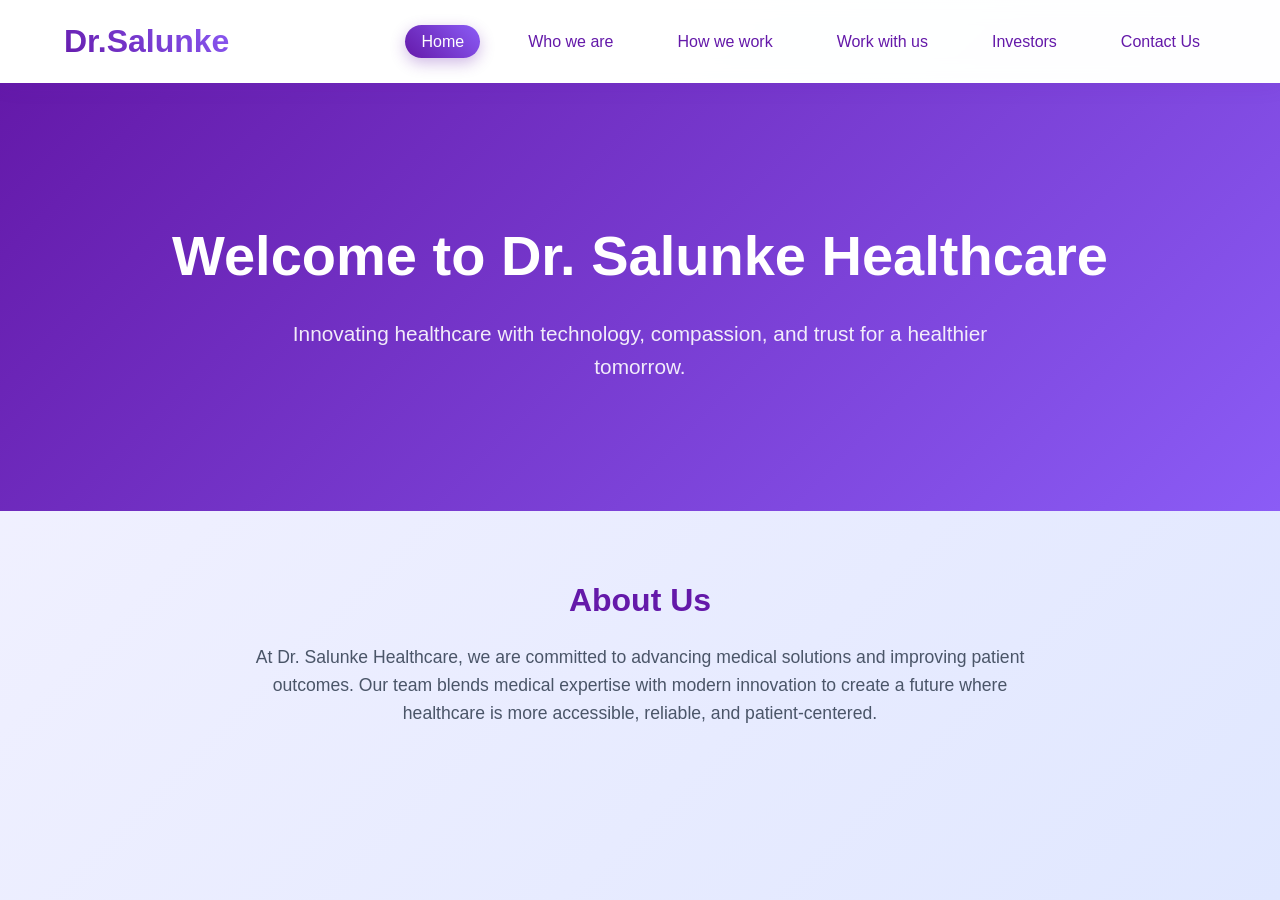
<file: index.html>
<!DOCTYPE html>
<html lang="en">

<head>
    <meta charset="UTF-8">
    <meta name="viewport" content="width=device-width, initial-scale=1.0">
    <title>Home - Dr. Salunke</title>
    <style>
        * {
            margin: 0;
            padding: 0;
            box-sizing: border-box;
        }

        body {
            font-family: 'Segoe UI', Tahoma, Geneva, Verdana, sans-serif;
            line-height: 1.6;
            background: linear-gradient(135deg, #f5f3ff 0%, #e0e7ff 100%);
            min-height: 100vh;
        }

        /* Navbar */
        .navbar {
            background: rgba(255, 255, 255, 0.95);
            backdrop-filter: blur(10px);
            padding: 1rem 5%;
            position: sticky;
            top: 0;
            z-index: 1000;
            display: flex;
            justify-content: space-between;
            align-items: center;
            box-shadow: 0 2px 20px rgba(100, 26, 169, 0.1);
        }

        .logo {
            font-size: 2rem;
            font-weight: bold;
            background: linear-gradient(45deg, #6419a9, #8b5cf6);
            -webkit-background-clip: text;
            -webkit-text-fill-color: transparent;
        }

        .nav-links {
            display: flex;
            list-style: none;
            gap: 2rem;
        }

        .nav-links a {
            text-decoration: none;
            color: #6419a9;
            font-weight: 500;
            transition: all 0.3s ease;
            padding: 0.5rem 1rem;
            border-radius: 25px;
        }

        .nav-links a:hover,
        .nav-links a.active {
            background: linear-gradient(45deg, #6419a9, #8b5cf6);
            color: white;
            transform: translateY(-2px);
            box-shadow: 0 5px 15px rgba(100, 26, 169, 0.3);
        }

        /* Hero Section */
        .hero {
            background: linear-gradient(135deg, #6419a9 0%, #8b5cf6 100%);
            color: white;
            text-align: center;
            padding: 8rem 2rem;
        }

        .hero h1 {
            font-size: 3.5rem;
            margin-bottom: 1rem;
            font-weight: 700;
        }

        .hero p {
            font-size: 1.3rem;
            opacity: 0.9;
            max-width: 700px;
            margin: 0 auto;
        }

        /* Content Section */
        .container {
            max-width: 1100px;
            margin: 0 auto;
            padding: 4rem 2rem;
            text-align: center;
        }

        .container h2 {
            font-size: 2rem;
            color: #6419a9;
            margin-bottom: 1rem;
        }

        .container p {
            color: #4a5568;
            font-size: 1.1rem;
            max-width: 800px;
            margin: 0 auto;
        }

        /* Responsive */
        @media (max-width: 768px) {
            .hero h1 {
                font-size: 2.5rem;
            }

            .container {
                padding: 2rem 1rem;
            }
        }
    </style>
</head>

<body>
    <nav class="navbar">
        <div class="logo">Dr.Salunke</div>
        <ul class="nav-links">
            <li><a href="index.html" class="active">Home</a></li>
            <li><a href="who-we-are.html">Who we are</a></li>
            <li><a href="how-we-work.html">How we work</a></li>
            <li><a href="work-with-us.html">Work with us</a></li>
            <li><a href="investors.html">Investors</a></li>
            <li><a href="contact.html">Contact Us</a></li>
        </ul>
    </nav>

    <section class="hero">
        <h1>Welcome to Dr. Salunke Healthcare</h1>
        <p>Innovating healthcare with technology, compassion, and trust for a healthier tomorrow.</p>
    </section>

    <div class="container">
        <h2>About Us</h2>
        <p>
            At Dr. Salunke Healthcare, we are committed to advancing medical solutions and improving patient outcomes.
            Our team blends medical expertise with modern innovation to create a future where healthcare is more
            accessible,
            reliable, and patient-centered.
        </p>
    </div>
</body>

</html>
</file>
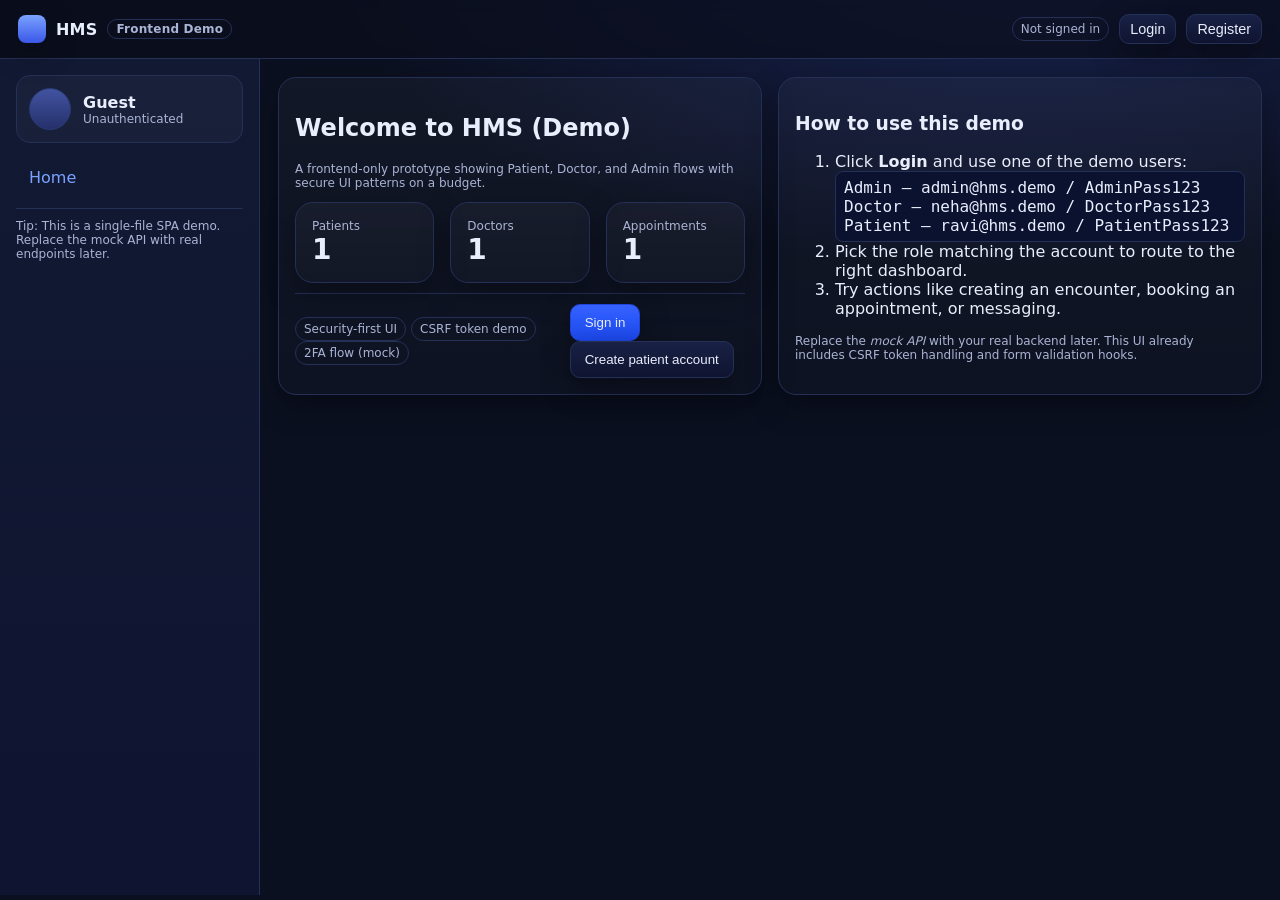
<file: div login/index.html>
<!DOCTYPE html>
<html lang="en">
<head>
  <meta charset="utf-8" />
  <meta name="viewport" content="width=device-width, initial-scale=1" />
  <title>HMS — Hospital Management System (Frontend Only)</title>
  <meta name="description" content="Frontend-only demo of a Hospital Management System with Patient/Doctor/Admin dashboards, mock data, and secure UI patterns." />
  <meta name="csrf-token" content="" />

  <!-- NOTE: This is a frontend-only demo. API calls are mocked in JS. Replace the mock API with real endpoints. -->
  <style>
    :root{
      --bg: #0b1020;
      --panel: #121933;
      --panel-2: #0f1530;
      --text: #e9eefc;
      --muted: #aab4d4;
      --accent: #7aa2ff;
      --accent-2: #34d399;
      --warn: #f59e0b;
      --danger: #ef4444;
      --ok: #10b981;
      --border: #243056;
      --shadow: 0 10px 30px rgba(0,0,0,.35);
      --radius-xl: 18px;
      --radius-lg: 14px;
      --radius: 10px;
    }
    *{box-sizing:border-box}
    html,body{height:100%}
    body{
      margin:0; font-family: ui-sans-serif, system-ui, -apple-system, Segoe UI, Roboto, Inter, "Helvetica Neue", Arial, "Apple Color Emoji", "Segoe UI Emoji";
      background: radial-gradient(1200px 600px at 80% -10%, #1b2656 0%, #0b1020 60%);
      color: var(--text);
    }
    a{color:var(--accent); text-decoration:none}
    a:hover{text-decoration:underline}

    /* Topbar */
    .topbar{
      position: sticky; top:0; z-index: 5;
      display:flex; align-items:center; justify-content:space-between;
      padding: 14px 18px; border-bottom:1px solid var(--border);
      background: rgba(10,14,28,.7); backdrop-filter: blur(6px);
    }
    .brand{display:flex; align-items:center; gap:10px; font-weight:700; letter-spacing:.2px}
    .badge{font-size:12px; padding:2px 8px; border:1px solid var(--border); border-radius:999px; color:var(--muted)}
    .top-actions{display:flex; gap:10px; align-items:center}
    .btn{border:1px solid var(--border); background:linear-gradient(180deg, #192145, #0e1430); color:var(--text);
      padding:10px 14px; border-radius:10px; cursor:pointer; box-shadow: var(--shadow); transition:.2s transform, .2s opacity;
    }
    .btn:hover{transform: translateY(-1px)}
    .btn.primary{background: linear-gradient(180deg, #3562ff, #1c49ef); border-color: #2146d9}
    .btn.success{background: linear-gradient(180deg, #22c55e, #16a34a); border-color:#12803a}
    .btn.warning{background: linear-gradient(180deg, #f59e0b, #d97706); border-color:#b45309}
    .btn.ghost{background:transparent}
    .btn.small{padding:6px 10px; font-size:.9rem}

    /* Layout */
    .wrap{display:grid; grid-template-columns: 260px 1fr; min-height: calc(100vh - 64px)}
    .sidebar{border-right:1px solid var(--border); background: linear-gradient(180deg, var(--panel), var(--panel-2)); padding:16px; position:sticky; top:64px; height: calc(100vh - 64px); overflow:auto}
    .content{padding:18px;}

    /* Sidebar */
    .usercard{display:flex; gap:12px; align-items:center; background: rgba(255,255,255,.03); border:1px solid var(--border); padding:12px; border-radius: var(--radius-lg);}
    .avatar{width:42px; height:42px; border-radius:50%; background: linear-gradient(180deg, #4253a0, #25306b); border:1px solid #2b3a77}
    .muted{color:var(--muted); font-size:12px}
    .nav{margin-top:14px; display:flex; flex-direction:column; gap:6px}
    .nav a{display:flex; align-items:center; gap:10px; padding:10px 12px; border-radius:10px; border:1px solid transparent}
    .nav a.active, .nav a:hover{background: rgba(255,255,255,.04); border-color: var(--border)}

    /* Panels */
    .panel{background: linear-gradient(180deg, rgba(255,255,255,.03), rgba(255,255,255,.01)); border:1px solid var(--border); border-radius: var(--radius-xl); padding:16px; box-shadow: var(--shadow)}
    .grid{display:grid; gap:16px}
    .grid.cols-2{grid-template-columns: repeat(2, minmax(0,1fr))}
    .grid.cols-3{grid-template-columns: repeat(3, minmax(0,1fr))}
    @media (max-width: 980px){ .wrap{grid-template-columns: 1fr} .sidebar{position:relative; top:auto; height:auto} .grid.cols-2,.grid.cols-3{grid-template-columns: 1fr} }

    /* Forms */
    .field{display:flex; flex-direction:column; gap:6px; margin-bottom:12px}
    .field label{font-size:.9rem; color:#c9d4ff}
    .input, select, textarea{
      background: #0d1433; border:1px solid var(--border); color:var(--text);
      padding:10px 12px; border-radius:10px; outline:none; transition: border-color .15s;
    }
    .input:focus, select:focus, textarea:focus{border-color: var(--accent)}
    .hint{font-size:12px; color:var(--muted)}
    .danger{color: var(--danger)}

    /* Tables */
    table{width:100%; border-collapse:collapse}
    th, td{padding:10px 12px; border-bottom:1px solid var(--border); text-align:left}
    th{color:#cdd7ff; font-weight:600}
    tr:hover td{background: rgba(255,255,255,.02)}

    /* Tabs */
    .tabs{display:flex; gap:8px; margin-bottom:10px; flex-wrap: wrap}
    .tab{padding:8px 12px; border:1px solid var(--border); border-radius:999px; cursor:pointer}
    .tab.active{background: rgba(122,162,255,.15); border-color:#2f4bb5}

    /* Toasts */
    .toast{position:fixed; right:16px; bottom:16px; z-index:50}
    .toast .msg{background: #0f1640; border:1px solid var(--border); padding:10px 14px; border-radius:12px; margin-top:8px; box-shadow: var(--shadow)}

    /* Modals */
    .modal{position: fixed; inset:0; background: rgba(0,0,0,.5); display:none; align-items:center; justify-content:center; z-index: 40}
    .modal.show{display:flex}
    .modal .window{background: linear-gradient(180deg, var(--panel), var(--panel-2)); border:1px solid var(--border); padding:18px; border-radius: 16px; width:min(680px, 92vw)}
    .window h3{margin-top:0}

    /* Utilities */
    .row{display:flex; align-items:center; justify-content:space-between; gap:12px}
    .sep{height:1px; background:var(--border); margin:10px 0}
    .pill{display:inline-flex; padding:4px 8px; border:1px solid var(--border); border-radius:999px; font-size:12px; color:var(--muted)}
    .kpi{display:flex; flex-direction:column}
    .kpi .big{font-size:28px; font-weight:700}
    .code{font-family: ui-monospace, SFMono-Regular, Menlo, Consolas, Monospace; background:#0a1230; border:1px solid var(--border); padding:6px 8px; border-radius:8px}
  </style>
</head>
<body>
  <header class="topbar" aria-label="Top navigation">
    <div class="brand" aria-label="Brand">
      <div aria-hidden="true" style="width:28px;height:28px;border-radius:8px;background:linear-gradient(180deg,#7aa2ff,#3a57e8);box-shadow:var(--shadow)"></div>
      <span>HMS</span>
      <span class="badge" title="Demo only">Frontend Demo</span>
    </div>
    <div class="top-actions">
      <span id="sessionInfo" class="pill" aria-live="polite">Not signed in</span>
      <button class="btn small" id="btnLogin">Login</button>
      <button class="btn small" id="btnRegister">Register</button>
      <button class="btn small ghost" id="btnLogout" style="display:none">Logout</button>
    </div>
  </header>

  <div class="wrap" role="presentation">
    <aside class="sidebar" aria-label="Sidebar navigation">
      <div class="usercard" id="userCard" aria-live="polite">
        <div class="avatar" role="img" aria-label="User avatar"></div>
        <div>
          <div id="ucName" style="font-weight:600">Guest</div>
          <div class="muted" id="ucRole">Unauthenticated</div>
        </div>
      </div>
      <nav class="nav" id="nav"></nav>
      <div class="sep"></div>
      <div class="muted">Tip: This is a single-file SPA demo. Replace the mock API with real endpoints later.</div>
    </aside>

    <main class="content" id="app" aria-live="polite"></main>
  </div>

  <!-- Login Modal -->
  <div class="modal" id="loginModal" role="dialog" aria-modal="true" aria-labelledby="loginTitle">
    <div class="window">
      <div class="row"><h3 id="loginTitle">Sign in</h3><button class="btn small ghost" onclick="closeModal('loginModal')">Close</button></div>
      <form id="loginForm">
        <div class="grid cols-2">
          <div class="field"><label for="loginEmail">Email</label><input id="loginEmail" name="email" class="input" type="email" required autocomplete="username" /></div>
          <div class="field"><label for="loginPassword">Password</label><input id="loginPassword" name="password" class="input" type="password" required autocomplete="current-password" /></div>
        </div>
        <div class="field">
          <label for="loginRole">Role</label>
          <select id="loginRole" name="role" required>
            <option value="PATIENT">Patient</option>
            <option value="DOCTOR">Doctor</option>
            <option value="ADMIN">Admin</option>
          </select>
          <div class="hint">Demo uses role to route you to respective dashboard.</div>
        </div>
        <div class="row">
          <div>
            <label class="pill"><input id="use2fa" type="checkbox" /> Use 2FA (demo)</label>
          </div>
          <button class="btn primary" type="submit">Login</button>
        </div>
      </form>
      <div class="hint">Forgot password? In a real app this would email a reset link.</div>
    </div>
  </div>

  <!-- Register Modal -->
  <div class="modal" id="registerModal" role="dialog" aria-modal="true" aria-labelledby="regTitle">
    <div class="window">
      <div class="row"><h3 id="regTitle">Create account (Patient)</h3><button class="btn small ghost" onclick="closeModal('registerModal')">Close</button></div>
      <form id="registerForm">
        <div class="grid cols-2">
          <div class="field"><label for="regName">Full name</label><input id="regName" name="name" class="input" required /></div>
          <div class="field"><label for="regEmail">Email</label><input id="regEmail" name="email" type="email" class="input" required autocomplete="email" /></div>
          <div class="field"><label for="regDOB">Date of birth</label><input id="regDOB" name="dob" type="date" class="input" required /></div>
          <div class="field"><label for="regPhone">Phone</label><input id="regPhone" name="phone" type="tel" class="input" /></div>
          <div class="field"><label for="regPassword">Password</label><input id="regPassword" name="password" type="password" class="input" minlength="8" required /></div>
          <div class="field"><label for="regAddress">Address</label><input id="regAddress" name="address" class="input" /></div>
        </div>
        <div class="row"><span class="hint">By creating an account you consent to the demo privacy notice.</span><button class="btn success" type="submit">Register</button></div>
      </form>
    </div>
  </div>

  <!-- Toasts -->
  <div class="toast" id="toast" aria-live="polite"></div>

  <script>
  /* =========================
     Frontend SPA + Mock API
     ========================= */
  const $ = (sel, root=document) => root.querySelector(sel);
  const $$ = (sel, root=document) => Array.from(root.querySelectorAll(sel));

  // Simple router
  const routes = {
    'home': renderHome,
    'patient': renderPatientDashboard,
    'doctor': renderDoctorDashboard,
    'admin': renderAdminDashboard,
  };

  // App state
  const state = {
    user: null,
    csrf: null,
    db: { users: [], patients: [], doctors: [], departments: [], appointments: [], encounters: [], prescriptions: [], labsOrders: [], labsResults: [], messages: [], documents: [], audits: [], securityEvents: [] }
  };

  // Seed demo data (persist to localStorage so refresh keeps it)
  function seed() {
    const saved = localStorage.getItem('hms-demo-db');
    if (saved) { state.db = JSON.parse(saved); return; }
    const now = new Date().toISOString();
    const admin = { id: 'u1', role:'ADMIN', name:'Alex Admin', email:'admin@hms.demo', password:'AdminPass123', emailVerified:true, created_at: now };
    const docU = { id: 'u2', role:'DOCTOR', name:'Dr. Neha Kapoor', email:'neha@hms.demo', password:'DoctorPass123', emailVerified:true };
    const patU = { id: 'u3', role:'PATIENT', name:'Ravi Sharma', email:'ravi@hms.demo', password:'PatientPass123', emailVerified:true };
    const doctor = { id:'d1', user_id:'u2', department_id:'dep1', specialties:['Cardiology'], license_no:'MH-12345', npi_no:'NPI-555' };
    const patient = { id:'p1', user_id:'u3', mrn:'MRN-1001', dob:'1990-06-12', sex_at_birth:'M', address:'Pune', emergency_contact:'Priya 98xxxxxx', insurance_provider:'Acme Health', policy_no:'AH-7788', consent_flags:{share_with_research:false}};
    const dep = { id:'dep1', name:'Cardiology', description:'Heart & vascular' };
    const appt = { id:'a1', patient_id:'p1', doctor_id:'d1', start_time: new Date(Date.now()+86400000).toISOString(), end_time: new Date(Date.now()+90000000).toISOString(), status:'CONFIRMED', notes:'Initial consult' };
    const enc = { id:'e1', patient_id:'p1', doctor_id:'d1', datetime: now, reason:'Chest pain', notes:'Lifestyle + ECG', vitals:{bp:'120/80', hr:74}, diagnoses:['Angina?'], allergies:['Penicillin'] };
    const rx = { id:'r1', patient_id:'p1', doctor_id:'d1', drug_name:'Aspirin', dosage:'75mg', frequency:'OD', start_date: now.substring(0,10), end_date:null, notes:'After meals' };
    const lbo = { id:'lo1', patient_id:'p1', doctor_id:'d1', test_type:'Lipid Panel', order_date: now, status:'COMPLETED', notes:'' };
    const lbr = { id:'lr1', order_id:'lo1', result_values:{LDL:110, HDL:50, TG:140}, result_date: now, attachments:[] };

    state.db.users.push(admin, docU, patU);
    state.db.doctors.push(doctor);
    state.db.patients.push(patient);
    state.db.departments.push(dep);
    state.db.appointments.push(appt);
    state.db.encounters.push(enc);
    state.db.prescriptions.push(rx);
    state.db.labsOrders.push(lbo);
    state.db.labsResults.push(lbr);
    persist();
  }
  function persist(){ localStorage.setItem('hms-demo-db', JSON.stringify(state.db)); }

  // Mock security helpers
  function newCsrf(){ const t = crypto.getRandomValues(new Uint8Array(16)); return [...t].map(x=>x.toString(16).padStart(2,'0')).join(''); }
  function setCsrf(){ state.csrf = newCsrf(); document.querySelector('meta[name="csrf-token"]').setAttribute('content', state.csrf); }
  function requireCsrf(token){ if(token !== state.csrf) throw new Error('CSRF token invalid'); }

  // Mock auth (NEVER do plaintext in real apps)
  function login({email,password,role, use2fa=false}){
    const u = state.db.users.find(x=>x.email===email && x.password===password && x.role===role);
    if(!u) throw new Error('Invalid credentials');
    const session = { id: u.id, name:u.name, role:u.role, email:u.email, token: 'demo-access.'+btoa(u.id+Date.now()), expires: Date.now()+ (10*60*1000) };
    if(use2fa){ // simulate 2FA challenge
      const code = (Math.floor(100000 + Math.random()*900000)).toString();
      session._2fa = code; // in real life never expose to client
      alert('Demo 2FA code: '+code);
    }
    state.user = session; updateSessionUI();
  }
  function verify2fa(code){ if(state.user?._2fa && code===state.user._2fa){ delete state.user._2fa; toast('2FA verified'); updateSessionUI(); } else { throw new Error('2FA code invalid'); } }
  function logout(){ state.user=null; updateSessionUI(); }

  // Navigation + rendering
  function setNav(){
    const n = $('#nav'); n.innerHTML='';
    const links = [ {k:'home', label:'Home'}, ];
    if(state.user?.role==='PATIENT'){
      links.push({k:'patient', label:'Patient Dashboard'});
    } else if(state.user?.role==='DOCTOR'){
      links.push({k:'doctor', label:'Doctor Dashboard'});
    } else if(state.user?.role==='ADMIN'){
      links.push({k:'admin', label:'Admin Dashboard'});
    }
    links.forEach(l=>{
      const a = document.createElement('a'); a.href = `#${l.k}`; a.textContent = l.label; a.setAttribute('data-route', l.k);
      n.appendChild(a);
    });
    highlightActive();
  }
  function highlightActive(){ $$('#nav a').forEach(a=>{ a.classList.toggle('active', a.getAttribute('data-route')===location.hash.substring(1)); }); }

  function route(){ const key = location.hash.substring(1) || 'home'; highlightActive(); (routes[key]||renderNotFound)(); }

  // UI helpers
  function toast(msg){ const box = $('#toast'); const el = document.createElement('div'); el.className='msg'; el.textContent = msg; box.appendChild(el); setTimeout(()=>el.remove(), 3200); }
  function openModal(id){ $('#'+id).classList.add('show'); setTimeout(()=>$('#'+id+' input, #'+id+' select')?.focus(), 0); }
  function closeModal(id){ $('#'+id).classList.remove('show'); }
  function updateSessionUI(){
    const si = $('#sessionInfo');
    if(state.user){ si.textContent = `${state.user.name} — ${state.user.role}`; $('#btnLogin').style.display='none'; $('#btnRegister').style.display='none'; $('#btnLogout').style.display='inline-block'; $('#ucName').textContent=state.user.name; $('#ucRole').textContent=state.user.role; }
    else { si.textContent = 'Not signed in'; $('#btnLogin').style.display='inline-block'; $('#btnRegister').style.display='inline-block'; $('#btnLogout').style.display='none'; $('#ucName').textContent='Guest'; $('#ucRole').textContent='Unauthenticated'; }
    setNav(); route();
  }

  // Renderers
  function renderHome(){
    $('#app').innerHTML = `
      <div class="grid cols-2">
        <section class="panel">
          <h2>Welcome to HMS (Demo)</h2>
          <p class="muted">A frontend-only prototype showing Patient, Doctor, and Admin flows with secure UI patterns on a budget.</p>
          <div class="grid cols-3">
            <div class="panel">
              <div class="kpi"><span class="muted">Patients</span><span class="big">${state.db.patients.length}</span></div>
            </div>
            <div class="panel">
              <div class="kpi"><span class="muted">Doctors</span><span class="big">${state.db.doctors.length}</span></div>
            </div>
            <div class="panel">
              <div class="kpi"><span class="muted">Appointments</span><span class="big">${state.db.appointments.length}</span></div>
            </div>
          </div>
          <div class="sep"></div>
          <div class="row">
            <div>
              <div class="pill">Security-first UI</div>
              <div class="pill">CSRF token demo</div>
              <div class="pill">2FA flow (mock)</div>
            </div>
            <div>
              <button class="btn primary" onclick="openModal('loginModal')">Sign in</button>
              <button class="btn" onclick="openModal('registerModal')">Create patient account</button>
            </div>
          </div>
        </section>
        <section class="panel">
          <h3>How to use this demo</h3>
          <ol>
            <li>Click <strong>Login</strong> and use one of the demo users:<br>
              <div class="code">Admin — admin@hms.demo / AdminPass123<br>Doctor — neha@hms.demo / DoctorPass123<br>Patient — ravi@hms.demo / PatientPass123</div>
            </li>
            <li>Pick the role matching the account to route to the right dashboard.</li>
            <li>Try actions like creating an encounter, booking an appointment, or messaging.</li>
          </ol>
          <p class="hint">Replace the <em>mock API</em> with your real backend later. This UI already includes CSRF token handling and form validation hooks.</p>
        </section>
      </div>`;
  }

  function renderPatientDashboard(){
    const u = state.user; if(!u || u.role!=='PATIENT'){ $('#app').innerHTML=guardMsg('PATIENT'); return; }
    const patient = state.db.patients.find(p=>state.db.users.find(uu=>uu.id===p.user_id)?.email===u.email);
    const appts = state.db.appointments.filter(a=>a.patient_id===patient.id);
    const rxs = state.db.prescriptions.filter(r=>r.patient_id===patient.id);
    const orders = state.db.labsOrders.filter(o=>o.patient_id===patient.id);
    const results = state.db.labsResults.filter(r=>orders.some(o=>o.id===r.order_id));

    $('#app').innerHTML = `
      <div class="row"><h2>Patient dashboard</h2><span class="pill">MRN: ${patient.mrn}</span></div>
      <div class="grid cols-2">
        <section class="panel">
          <h3>Upcoming appointments</h3>
          ${renderTable(['When','Doctor','Status'], appts.map(a=>[
            new Date(a.start_time).toLocaleString(), docName(a.doctor_id), chip(a.status)
          ]))}
          <div class="sep"></div>
          <button class="btn" onclick="openApptModal('${patient.id}')">Book appointment</button>
        </section>
        <section class="panel">
          <h3>Prescriptions</h3>
          ${renderTable(['Drug','Dose','Freq','Start','End','Doctor'], rxs.map(r=>[r.drug_name, r.dosage, r.frequency, r.start_date, r.end_date||'-', docName(r.doctor_id)]))}
        </section>
        <section class="panel">
          <h3>Lab results</h3>
          ${renderTable(['Test','Date','Key values'], results.map(r=>{
            const ord = orders.find(o=>o.id===r.order_id); return [ord?.test_type||'-', new Date(r.result_date).toLocaleDateString(), JSON.stringify(r.result_values)];
          }))}
        </section>
        <section class="panel">
          <h3>Secure messages</h3>
          <div id="msgThread">${renderMessages(u.id)}</div>
          <div class="row" style="margin-top:10px">
            <input id="msgInput" class="input" placeholder="Type a message to your doctor" aria-label="Message input" />
            <button class="btn" onclick="sendMessage('${u.id}')">Send</button>
          </div>
        </section>
      </div>`;
  }

  function renderDoctorDashboard(){
    const u = state.user; if(!u || u.role!=='DOCTOR'){ $('#app').innerHTML=guardMsg('DOCTOR'); return; }
    const doc = state.db.doctors.find(d=>state.db.users.find(uu=>uu.id===d.user_id)?.email===u.email);
    const assignedPatients = state.db.patients.filter(p=> state.db.encounters.some(e=>e.patient_id===p.id && e.doctor_id===doc.id) || state.db.appointments.some(a=>a.patient_id===p.id && a.doctor_id===doc.id));

    $('#app').innerHTML = `
      <div class="row"><h2>Doctor dashboard</h2><span class="pill">Dept: ${deptName(doc.department_id)}</span></div>
      <div class="grid cols-2">
        <section class="panel">
          <div class="row"><h3>Assigned patients</h3><button class="btn small" onclick="exportCSV('patients')">Export CSV</button></div>
          ${renderTable(['MRN','Name','DOB','Actions'], assignedPatients.map(p=>[p.mrn, userById(p.user_id).name, p.dob, `<button class='btn small' onclick=\"openPatient('${p.id}')\">Open</button>`]))}
        </section>
        <section class="panel">
          <h3>Schedule (next 7 days)</h3>
          ${renderTable(['When','Patient','Status'], state.db.appointments.filter(a=>a.doctor_id===doc.id).map(a=>[new Date(a.start_time).toLocaleString(), patientName(a.patient_id), chip(a.status)]))}
        </section>
      </div>
      <div id="patientDetail"></div>`;
  }

  function openPatient(pid){
    const p = state.db.patients.find(x=>x.id===pid);
    const encs = state.db.encounters.filter(e=>e.patient_id===pid);
    const rxs = state.db.prescriptions.filter(r=>r.patient_id===pid);
    const orders = state.db.labsOrders.filter(o=>o.patient_id===pid);
    const results = state.db.labsResults.filter(r=> orders.some(o=>o.id===r.order_id));

    $('#patientDetail').innerHTML = `
      <section class="panel" style="margin-top:16px">
        <div class="row"><h3>Patient — ${userById(p.user_id).name}</h3><span class="pill">MRN ${p.mrn}</span></div>
        <div class="tabs" id="ptTabs">
          ${['Summary','Encounters','Vitals','Orders','Results','Prescriptions','Documents','Notes'].map((t,i)=>`<button class='tab ${i===0?'active':''}' onclick=\"switchTab(${i})\">${t}</button>`).join('')}
        </div>
        <div id="ptTabContent"></div>
      </section>`;
    // initial tab
    renderPatientTab(0, {p, encs, rxs, orders, results});
  }
  function switchTab(i){
    $$('#ptTabs .tab').forEach((x,ix)=>x.classList.toggle('active', ix===i));
    const p = $('#patientDetail'); if(!p) return; // gather fresh
    const name = $('#patientDetail h3')?.textContent;
    const mrn = $('.pill', p)?.textContent;
    // Recollect data
    const pid = (mrn||'').split(' ').pop();
    const patient = state.db.patients.find(x=>x.mrn===pid);
    renderPatientTab(i, {
      p: patient,
      encs: state.db.encounters.filter(e=>e.patient_id===patient.id),
      rxs: state.db.prescriptions.filter(r=>r.patient_id===patient.id),
      orders: state.db.labsOrders.filter(o=>o.patient_id===patient.id),
      results: state.db.labsResults.filter(r=> state.db.labsOrders.some(o=>o.id===r.order_id && o.patient_id===patient.id))
    });
  }
  function renderPatientTab(i, ctx){
    const c = $('#ptTabContent');
    if(i===0){ // Summary
      c.innerHTML = `
        <div class="grid cols-3">
          <div class="panel"><div class="muted">DOB</div><div>${ctx.p.dob}</div></div>
          <div class="panel"><div class="muted">Sex at birth</div><div>${ctx.p.sex_at_birth||'-'}</div></div>
          <div class="panel"><div class="muted">Allergies</div><div>${(ctx.encs[0]?.allergies||[]).join(', ')||'-'}</div></div>
        </div>`;
    }
    if(i===1){ // Encounters
      c.innerHTML = `
        <div class="row"><h4>Encounters</h4><button class="btn small" onclick="openEncounterForm('${ctx.p.id}')">New encounter</button></div>
        ${renderTable(['Date','Reason','Notes','Vitals','Dx'], ctx.encs.map(e=>[new Date(e.datetime).toLocaleString(), e.reason, e.notes, JSON.stringify(e.vitals), (e.diagnoses||[]).join(', ')]))}`;
    }
    if(i===2){ // Vitals (from latest encounter)
      const latest = ctx.encs[0];
      c.innerHTML = `
        <h4>Latest vitals</h4>
        ${latest ? `<div class='grid cols-3'>
            ${Object.entries(latest.vitals||{}).map(([k,v])=>`<div class='panel'><div class='muted'>${k}</div><div>${v}</div></div>`).join('')}
          </div>`: '<div class="muted">No vitals recorded.</div>'}`;
    }
    if(i===3){ // Orders
      c.innerHTML = `
        <div class="row"><h4>Lab / Imaging Orders</h4><button class="btn small" onclick="openOrderForm('${ctx.p.id}')">New order</button></div>
        ${renderTable(['Type','Date','Status','Notes'], ctx.orders.map(o=>[o.test_type, new Date(o.order_date).toLocaleString(), chip(o.status), o.notes||'-']))}`;
    }
    if(i===4){ // Results
      c.innerHTML = `
        <h4>Results</h4>
        ${renderTable(['Order','Date','Values'], ctx.results.map(r=>{ const o = state.db.labsOrders.find(o=>o.id===r.order_id); return [o?.test_type||'-', new Date(r.result_date).toLocaleString(), JSON.stringify(r.result_values)]; }))}`;
    }
    if(i===5){ // Rx
      c.innerHTML = `
        <div class="row"><h4>Prescriptions</h4><button class="btn small" onclick="openRxForm('${ctx.p.id}')">New Rx</button></div>
        ${renderTable(['Drug','Dose','Freq','Start','End'], ctx.rxs.map(r=>[r.drug_name, r.dosage, r.frequency, r.start_date, r.end_date||'-']))}`;
    }
    if(i===6){ // Docs
      c.innerHTML = `<h4>Documents</h4><div class='muted'>File uploads are mocked. In production, files are scanned with antivirus and stored with signed URLs.</div>`;
    }
    if(i===7){ // Notes
      c.innerHTML = `
        <h4>Notes</h4>
        <textarea id="docNote" rows="4" placeholder="Add a note for this patient"></textarea>
        <div class="row" style="margin-top:8px"><span class="hint">Notes persist locally in this demo.</span><button class="btn small" onclick="saveNote('${ctx.p.id}')">Save note</button></div>
        <div id="notesList" style="margin-top:10px"></div>`;
      loadNotes(ctx.p.id);
    }
  }

  function renderAdminDashboard(){
    const u = state.user; if(!u || u.role!=='ADMIN'){ $('#app').innerHTML=guardMsg('ADMIN'); return; }
    $('#app').innerHTML = `
      <div class="row"><h2>Admin dashboard</h2><span class="pill">Read-only demo</span></div>
      <div class="grid cols-2">
        <section class="panel">
          <div class="row"><h3>Users</h3><button class="btn small" onclick="exportCSV('users')">Export CSV</button></div>
          ${renderTable(['Name','Email','Role'], state.db.users.map(u=>[u.name, u.email, u.role]))}
        </section>
        <section class="panel">
          <h3>Departments</h3>
          ${renderTable(['Name','Description'], state.db.departments.map(d=>[d.name, d.description]))}
        </section>
        <section class="panel">
          <h3>Audit (sample)</h3>
          ${renderTable(['When','Actor','Action','Resource'], (state.db.audits.slice(-5)).map(a=>[new Date(a.ts).toLocaleString(), a.actor, a.action, a.resource||'-']))}
        </section>
        <section class="panel">
          <h3>Security events (sample)</h3>
          <div class="muted">Login spikes, blocked IPs, CSRF failures would appear here in production.</div>
        </section>
      </div>`;
  }

  // Components
  function renderTable(headers, rows){
    return `<div style='overflow:auto'><table role='table'><thead><tr>${headers.map(h=>`<th>${h}</th>`).join('')}</tr></thead><tbody>${rows.map(r=>`<tr>${r.map(c=>`<td>${c}</td>`).join('')}</tr>`).join('') || `<tr><td colspan='${headers.length}' class='muted'>No data</td></tr>`}</tbody></table></div>`;
  }
  function chip(text){
    const colors = {CONFIRMED:'#1f9d62', COMPLETED:'#2563eb', CANCELLED:'#b91c1c', REQUESTED:'#f59e0b'};
    return `<span class='pill' style='border-color:${(colors[text]||'#3b82f6')}'>${text}</span>`;
  }

  // Forms/modals for actions (mocked with CSRF)
  function openApptModal(patientId){ const id='apptModal'; mountModal(id, `
      <div class='row'><h3>Book appointment</h3><button class='btn small ghost' onclick=\"closeModal('${id}')\">Close</button></div>
      <form onsubmit=\"submitAppt(event,'${patientId}')\">
        <input type='hidden' name='csrf' value='${state.csrf}' />
        <div class='grid cols-2'>
          <div class='field'><label>Doctor</label><select name='doctor_id' required>${state.db.doctors.map(d=>`<option value='${d.id}'>${docName(d.id)}</option>`)}</select></div>
          <div class='field'><label>Date & time</label><input class='input' type='datetime-local' name='start' required /></div>
        </div>
        <div class='field'><label>Reason</label><input class='input' name='reason' placeholder='Short reason' /></div>
        <div class='row'><span class='hint'>CSRF protected (demo)</span><button class='btn primary' type='submit'>Book</button></div>
      </form>`); }
  function submitAppt(e, pid){ e.preventDefault(); const fd = new FormData(e.target); try{ requireCsrf(fd.get('csrf')); const id='a'+Date.now(); const start = new Date(fd.get('start')).toISOString(); state.db.appointments.push({id, patient_id:pid, doctor_id:fd.get('doctor_id'), start_time:start, end_time:new Date(new Date(start).getTime()+30*60000).toISOString(), status:'REQUESTED', notes:fd.get('reason')}); persist(); toast('Appointment requested'); closeModal('apptModal'); route(); }catch(err){ alert(err.message);} }

  function openEncounterForm(pid){ const id='encModal'; mountModal(id, `
      <div class='row'><h3>New encounter</h3><button class='btn small ghost' onclick=\"closeModal('${id}')\">Close</button></div>
      <form onsubmit=\"submitEncounter(event,'${pid}')\">
        <input type='hidden' name='csrf' value='${state.csrf}' />
        <div class='grid cols-3'>
          <div class='field'><label>Date & time</label><input class='input' type='datetime-local' name='dt' required /></div>
          <div class='field'><label>Reason</label><input class='input' name='reason' required /></div>
          <div class='field'><label>BP</label><input class='input' name='bp' placeholder='120/80' /></div>
          <div class='field'><label>HR</label><input class='input' name='hr' placeholder='72' /></div>
          <div class='field'><label>Dx (comma-separated)</label><input class='input' name='dx' /></div>
          <div class='field'><label>Allergies (comma-separated)</label><input class='input' name='allergies' /></div>
        </div>
        <div class='field'><label>Notes</label><textarea name='notes' rows='3'></textarea></div>
        <div class='row'><span class='hint'>CSRF protected (demo)</span><button class='btn primary' type='submit'>Save encounter</button></div>
      </form>`); }
  function submitEncounter(e, pid){ e.preventDefault(); const fd = new FormData(e.target); try{ requireCsrf(fd.get('csrf')); const id='e'+Date.now(); const dt = new Date(fd.get('dt')).toISOString(); const doc = state.db.doctors.find(d=> state.db.users.find(u=>u.id===d.user_id)?.email===state.user.email ); state.db.encounters.unshift({id, patient_id:pid, doctor_id:doc.id, datetime:dt, reason:fd.get('reason'), notes:fd.get('notes'), vitals:{bp:fd.get('bp'), hr:fd.get('hr')}, diagnoses:(fd.get('dx')||'').split(',').map(s=>s.trim()).filter(Boolean), allergies:(fd.get('allergies')||'').split(',').map(s=>s.trim()).filter(Boolean)}); persist(); toast('Encounter saved'); closeModal('encModal'); switchTab(1); }catch(err){ alert(err.message);} }

  function openOrderForm(pid){ const id='ordModal'; mountModal(id, `
      <div class='row'><h3>New order</h3><button class='btn small ghost' onclick=\"closeModal('${id}')\">Close</button></div>
      <form onsubmit=\"submitOrder(event,'${pid}')\">
        <input type='hidden' name='csrf' value='${state.csrf}' />
        <div class='grid cols-2'>
          <div class='field'><label>Type</label><select name='type' required><option>Complete Blood Count</option><option>Lipid Panel</option><option>Chest X-ray</option><option>ECG</option></select></div>
          <div class='field'><label>Priority</label><select name='priority'><option>ROUTINE</option><option>URGENT</option></select></div>
        </div>
        <div class='field'><label>Notes</label><textarea name='notes' rows='3'></textarea></div>
        <div class='row'><span class='hint'>CSRF protected (demo)</span><button class='btn primary' type='submit'>Place order</button></div>
      </form>`); }
  function submitOrder(e, pid){ e.preventDefault(); const fd = new FormData(e.target); try{ requireCsrf(fd.get('csrf')); const id='lo'+Date.now(); const doc = state.db.doctors.find(d=> state.db.users.find(u=>u.id===d.user_id)?.email===state.user.email ); state.db.labsOrders.unshift({id, patient_id:pid, doctor_id:doc.id, test_type:fd.get('type'), order_date:new Date().toISOString(), status:'REQUESTED', notes:fd.get('notes')}); persist(); toast('Order placed'); closeModal('ordModal'); switchTab(3); }catch(err){ alert(err.message);} }

  function openRxForm(pid){ const id='rxModal'; mountModal(id, `
      <div class='row'><h3>New prescription</h3><button class='btn small ghost' onclick=\"closeModal('${id}')\">Close</button></div>
      <form onsubmit=\"submitRx(event,'${pid}')\">
        <input type='hidden' name='csrf' value='${state.csrf}' />
        <div class='grid cols-3'>
          <div class='field'><label>Drug</label><input class='input' name='drug' required /></div>
          <div class='field'><label>Dose</label><input class='input' name='dose' required /></div>
          <div class='field'><label>Frequency</label><input class='input' name='freq' required placeholder='OD / BID / TID' /></div>
        </div>
        <div class='row'><span class='hint'>CSRF protected (demo)</span><button class='btn primary' type='submit'>Prescribe</button></div>
      </form>`); }
  function submitRx(e, pid){ e.preventDefault(); const fd = new FormData(e.target); try{ requireCsrf(fd.get('csrf')); const id='r'+Date.now(); const doc = state.db.doctors.find(d=> state.db.users.find(u=>u.id===d.user_id)?.email===state.user.email ); state.db.prescriptions.unshift({id, patient_id:pid, doctor_id:doc.id, drug_name:fd.get('drug'), dosage:fd.get('dose'), frequency:fd.get('freq'), start_date:new Date().toISOString().substring(0,10), end_date:null, notes:''}); persist(); toast('Prescription added'); closeModal('rxModal'); switchTab(5); }catch(err){ alert(err.message);} }

  function mountModal(id, inner){ let el = document.createElement('div'); el.className='modal show'; el.id=id; el.innerHTML = `<div class='window'>${inner}</div>`; document.body.appendChild(el); }

  // Messages (mock secure messaging)
  function renderMessages(userId){ const threads = state.db.messages.filter(m=>m.sender_user_id===userId || m.recipient_user_id===userId).slice(-10); if(!threads.length) return '<div class="muted">No messages yet</div>'; return threads.map(m=>`<div class='panel'><div class='muted'>${userById(m.sender_user_id).name} → ${userById(m.recipient_user_id).name} — ${new Date(m.created_at).toLocaleString()}</div><div>${m.body}</div></div>`).join(''); }
  function sendMessage(sender){ const inp = $('#msgInput'); const body = (inp.value||'').trim(); if(!body) return; const recipient = state.db.users.find(u=>u.role==='DOCTOR'); state.db.messages.push({ id:'m'+Date.now(), sender_user_id: sender, recipient_user_id: recipient.id, body, created_at: new Date().toISOString() }); persist(); toast('Message sent'); renderPatientDashboard(); }

  // Notes
  function saveNote(pid){ const t = $('#docNote'); const content = (t.value||'').trim(); if(!content) return; state.db.audits.push({ ts: Date.now(), actor: state.user?.email || 'unknown', action:'ADD_NOTE', resource: pid }); persist(); const list = $('#notesList'); const item = document.createElement('div'); item.className='panel'; item.textContent = content; list.prepend(item); t.value=''; toast('Note saved'); }
  function loadNotes(pid){ const notes = state.db.audits.filter(a=>a.resource===pid && a.action==='ADD_NOTE'); const list = $('#notesList'); list.innerHTML = notes.map(n=>`<div class='panel'><div class='muted'>${new Date(n.ts).toLocaleString()} by ${n.actor}</div><div>Note saved (content stored in demo only)</div></div>`).join(''); }

  // Utilities
  function userById(uid){ return state.db.users.find(u=>u.id===uid) || {name:'Unknown'}; }
  function patientName(pid){ const p = state.db.patients.find(p=>p.id===pid); return userById(p.user_id).name; }
  function docName(did){ const d = state.db.doctors.find(d=>d.id===did); return userById(d.user_id).name; }
  function deptName(id){ return state.db.departments.find(d=>d.id===id)?.name || '-'; }
  function guardMsg(role){ return `<section class='panel'><h3>Access denied</h3><p class='muted'>This area is restricted to ${role} users. Please sign in with the correct role.</p></section>`; }

  // Auth forms
  $('#btnLogin').addEventListener('click', ()=>openModal('loginModal'));
  $('#btnRegister').addEventListener('click', ()=>openModal('registerModal'));
  $('#btnLogout').addEventListener('click', ()=>{ logout(); toast('Signed out'); });
  $('#loginForm').addEventListener('submit', (e)=>{
    e.preventDefault(); const fd = new FormData(e.target);
    try{ login({ email:fd.get('email'), password:fd.get('password'), role:fd.get('role'), use2fa: $('#use2fa').checked }); closeModal('loginModal'); if(state.user?._2fa){ const code = prompt('Enter the 2FA code shown'); verify2fa(code); } location.hash = state.user.role==='PATIENT' ? '#patient' : state.user.role==='DOCTOR' ? '#doctor' : '#admin'; toast('Welcome back'); }
    catch(err){ alert(err.message); }
  });
  $('#registerForm').addEventListener('submit', (e)=>{
    e.preventDefault(); const fd = new FormData(e.target); const email = fd.get('email'); if(state.db.users.some(u=>u.email===email)){ alert('Email already exists'); return; }
    const uid = 'u'+Date.now(); const pid = 'p'+Date.now(); state.db.users.push({ id:uid, role:'PATIENT', name:fd.get('name'), email, password:fd.get('password'), emailVerified:true, phone:fd.get('phone') });
    state.db.patients.push({ id:pid, user_id:uid, mrn:'MRN-'+Math.floor(1000+Math.random()*9000), dob:fd.get('dob'), sex_at_birth:'-', address:fd.get('address'), emergency_contact:'', insurance_provider:'', policy_no:'', consent_flags:{} });
    persist(); toast('Account created. Please sign in.'); closeModal('registerModal'); openModal('loginModal');
  });

  // Session timeout warning (demo)
  setInterval(()=>{
    if(state.user && Date.now()>state.user.expires-60000 && !state.user._warned){ toast('Session expiring soon…'); state.user._warned=true; }
  }, 5000);

  // Init
  seed(); setCsrf(); setNav(); route(); updateSessionUI();
  window.addEventListener('hashchange', route);
  </script>
</body>
</html>
</file>
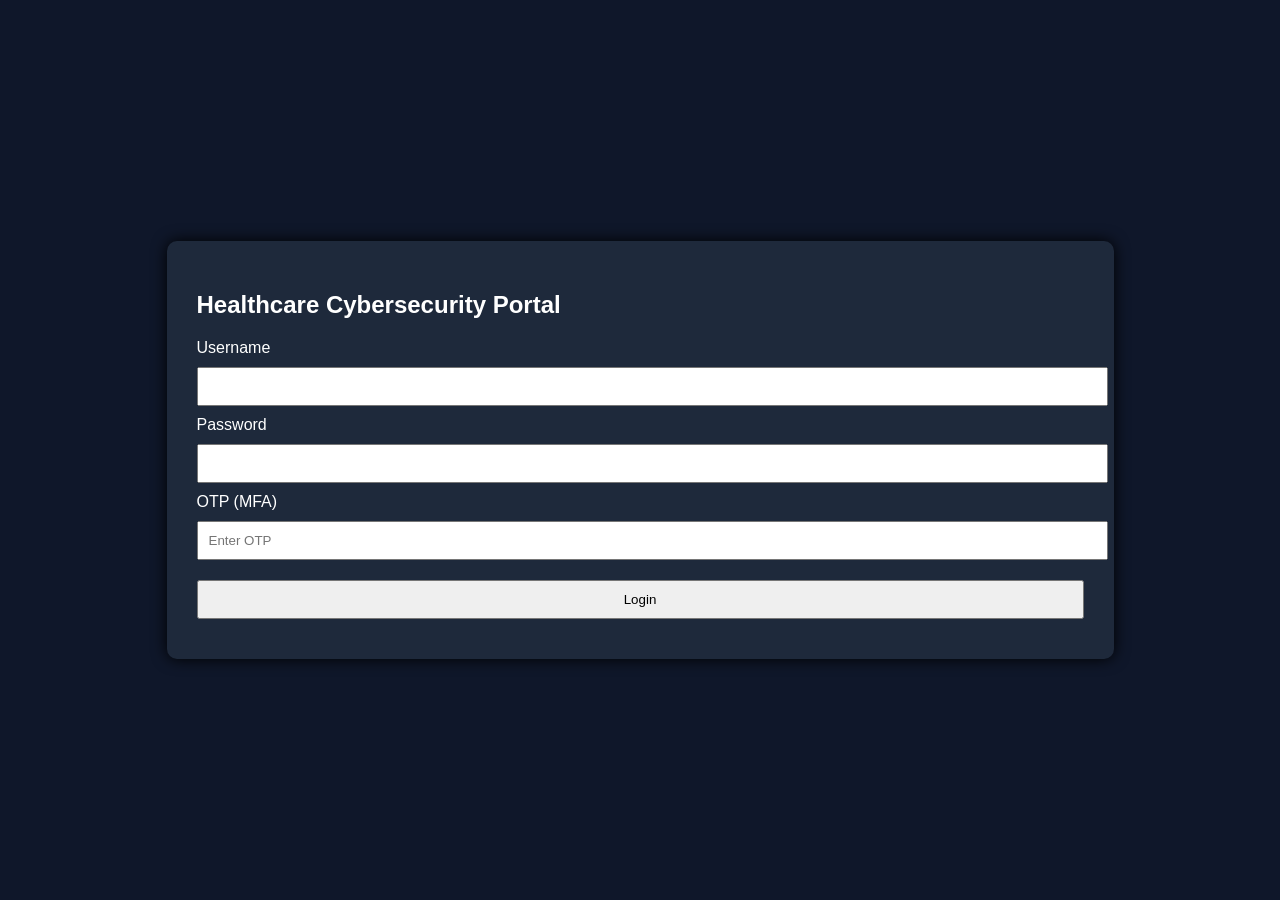
<file: div security dash/index.html>
<!DOCTYPE html>
<html lang="en">
<head>
  <meta charset="UTF-8">
  <title>Healthcare Cybersecurity - Login</title>
  <link rel="stylesheet" href="style.css">
</head>
<body class="login-body">
  <div class="login-box">
    <h2>Healthcare Cybersecurity Portal</h2>
    <form action="dashboard.html" method="GET">
      <label for="username">Username</label>
      <input type="text" id="username" required>
      
      <label for="password">Password</label>
      <input type="password" id="password" required>
      
      <label for="otp">OTP (MFA)</label>
      <input type="text" id="otp" placeholder="Enter OTP">
      
      <button type="submit">Login</button>
    </form>
  </div>
</body>
</html>
</file>
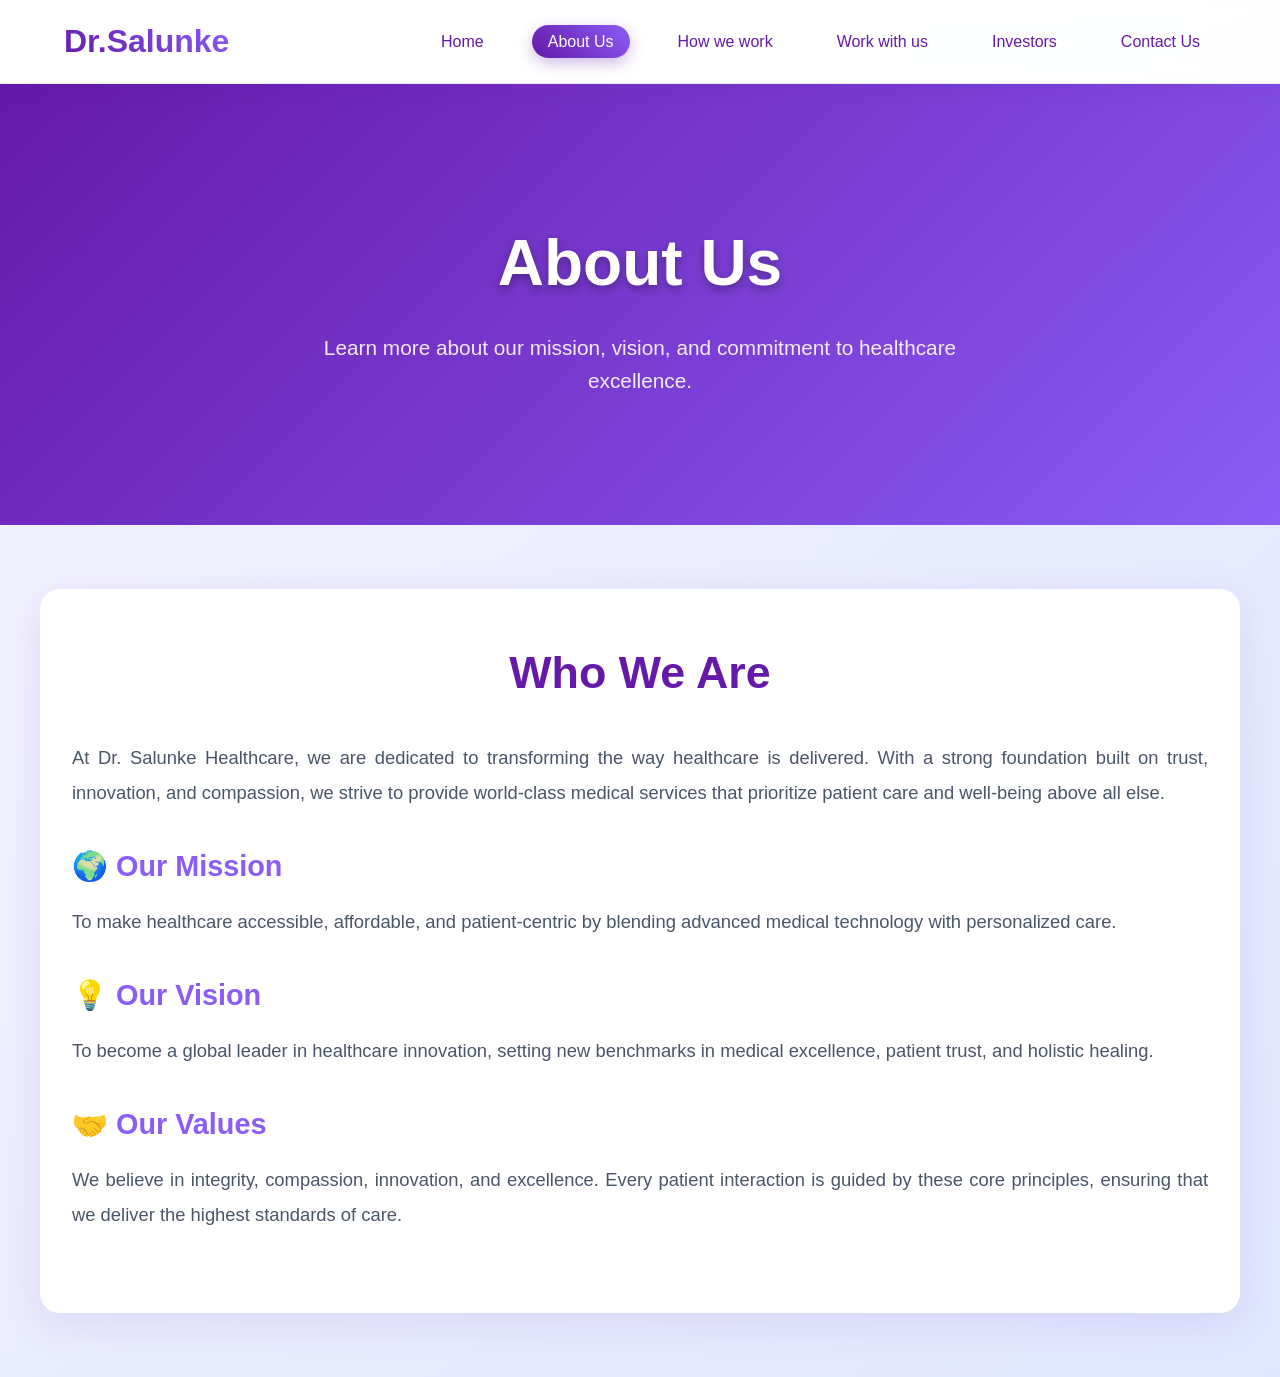
<file: about.html>
<!DOCTYPE html>
<html lang="en">

<head>
    <meta charset="UTF-8">
    <meta name="viewport" content="width=device-width, initial-scale=1.0">
    <title>About Us - Dr. Salunke</title>
    <style>
        * {
            margin: 0;
            padding: 0;
            box-sizing: border-box;
        }

        body {
            font-family: 'Segoe UI', Tahoma, Geneva, Verdana, sans-serif;
            line-height: 1.6;
            background: linear-gradient(135deg, #f5f3ff 0%, #e0e7ff 100%);
            min-height: 100vh;
        }

        /* Navbar Styles */
        .navbar {
            background: rgba(255, 255, 255, 0.95);
            backdrop-filter: blur(10px);
            padding: 1rem 5%;
            position: sticky;
            top: 0;
            z-index: 1000;
            display: flex;
            justify-content: space-between;
            align-items: center;
            box-shadow: 0 2px 20px rgba(100, 26, 169, 0.1);
            border-bottom: 1px solid rgba(100, 26, 169, 0.1);
        }

        .logo {
            font-size: 2rem;
            font-weight: bold;
            background: linear-gradient(45deg, #6419a9, #8b5cf6);
            -webkit-background-clip: text;
            -webkit-text-fill-color: transparent;
            background-clip: text;
        }

        .nav-links {
            display: flex;
            list-style: none;
            gap: 2rem;
        }

        .nav-links a {
            text-decoration: none;
            color: #6419a9;
            font-weight: 500;
            transition: all 0.3s ease;
            padding: 0.5rem 1rem;
            border-radius: 25px;
            position: relative;
        }

        .nav-links a:hover,
        .nav-links a.active {
            background: linear-gradient(45deg, #6419a9, #8b5cf6);
            color: white;
            transform: translateY(-2px);
            box-shadow: 0 5px 15px rgba(100, 26, 169, 0.3);
        }

        /* Hero Section */
        .hero {
            background: linear-gradient(135deg, #6419a9 0%, #8b5cf6 100%);
            color: white;
            text-align: center;
            padding: 8rem 2rem;
            position: relative;
            overflow: hidden;
        }

        .hero h1 {
            font-size: 4rem;
            margin-bottom: 1rem;
            font-weight: 700;
            text-shadow: 0 4px 8px rgba(0, 0, 0, 0.3);
        }

        .hero p {
            font-size: 1.3rem;
            opacity: 0.9;
            max-width: 700px;
            margin: 0 auto;
        }

        /* About Section */
        .about {
            max-width: 1200px;
            margin: 4rem auto;
            padding: 3rem 2rem;
            background: white;
            border-radius: 20px;
            box-shadow: 0 10px 40px rgba(100, 26, 169, 0.1);
        }

        .about h1 {
            color: #6419a9;
            font-size: 2.8rem;
            margin-bottom: 2rem;
            font-weight: 700;
            text-align: center;
        }

        .about p {
            color: #4a5568;
            font-size: 1.15rem;
            line-height: 1.9;
            margin-bottom: 2rem;
            text-align: justify;
        }

        .about h2 {
            color: #8b5cf6;
            font-size: 1.8rem;
            margin: 2rem 0 1rem;
            font-weight: 600;
        }

        /* Responsive */
        @media (max-width: 768px) {
            .hero h1 {
                font-size: 2.5rem;
            }

            .about h1 {
                font-size: 2rem;
            }

            .about p {
                font-size: 1rem;
            }
        }
    </style>
</head>

<body>
    <!-- Navbar -->
    <nav class="navbar">
        <div class="logo">Dr.Salunke</div>
        <ul class="nav-links">
            <li><a href="index.html">Home</a></li>
            <li><a href="about.html" class="active">About Us</a></li>
            <li><a href="how-we-work.html">How we work</a></li>
            <li><a href="work-with-us.html">Work with us</a></li>
            <li><a href="investors.html">Investors</a></li>
            <li><a href="contact.html">Contact Us</a></li>
        </ul>
    </nav>

    <!-- Hero -->
    <section class="hero">
        <h1>About Us</h1>
        <p>Learn more about our mission, vision, and commitment to healthcare excellence.</p>
    </section>

    <!-- About Section -->
    <section class="about">
        <h1>Who We Are</h1>
        <p>At Dr. Salunke Healthcare, we are dedicated to transforming the way healthcare is delivered. With a strong
            foundation built on trust, innovation, and compassion, we strive to provide world-class medical services
            that prioritize patient care and well-being above all else.</p>

        <h2>🌍 Our Mission</h2>
        <p>To make healthcare accessible, affordable, and patient-centric by blending advanced medical technology with
            personalized care.</p>

        <h2>💡 Our Vision</h2>
        <p>To become a global leader in healthcare innovation, setting new benchmarks in medical excellence, patient
            trust, and holistic healing.</p>

        <h2>🤝 Our Values</h2>
        <p>We believe in integrity, compassion, innovation, and excellence. Every patient interaction is guided by these
            core principles, ensuring that we deliver the highest standards of care.</p>
    </section>
</body>

</html>
</file>
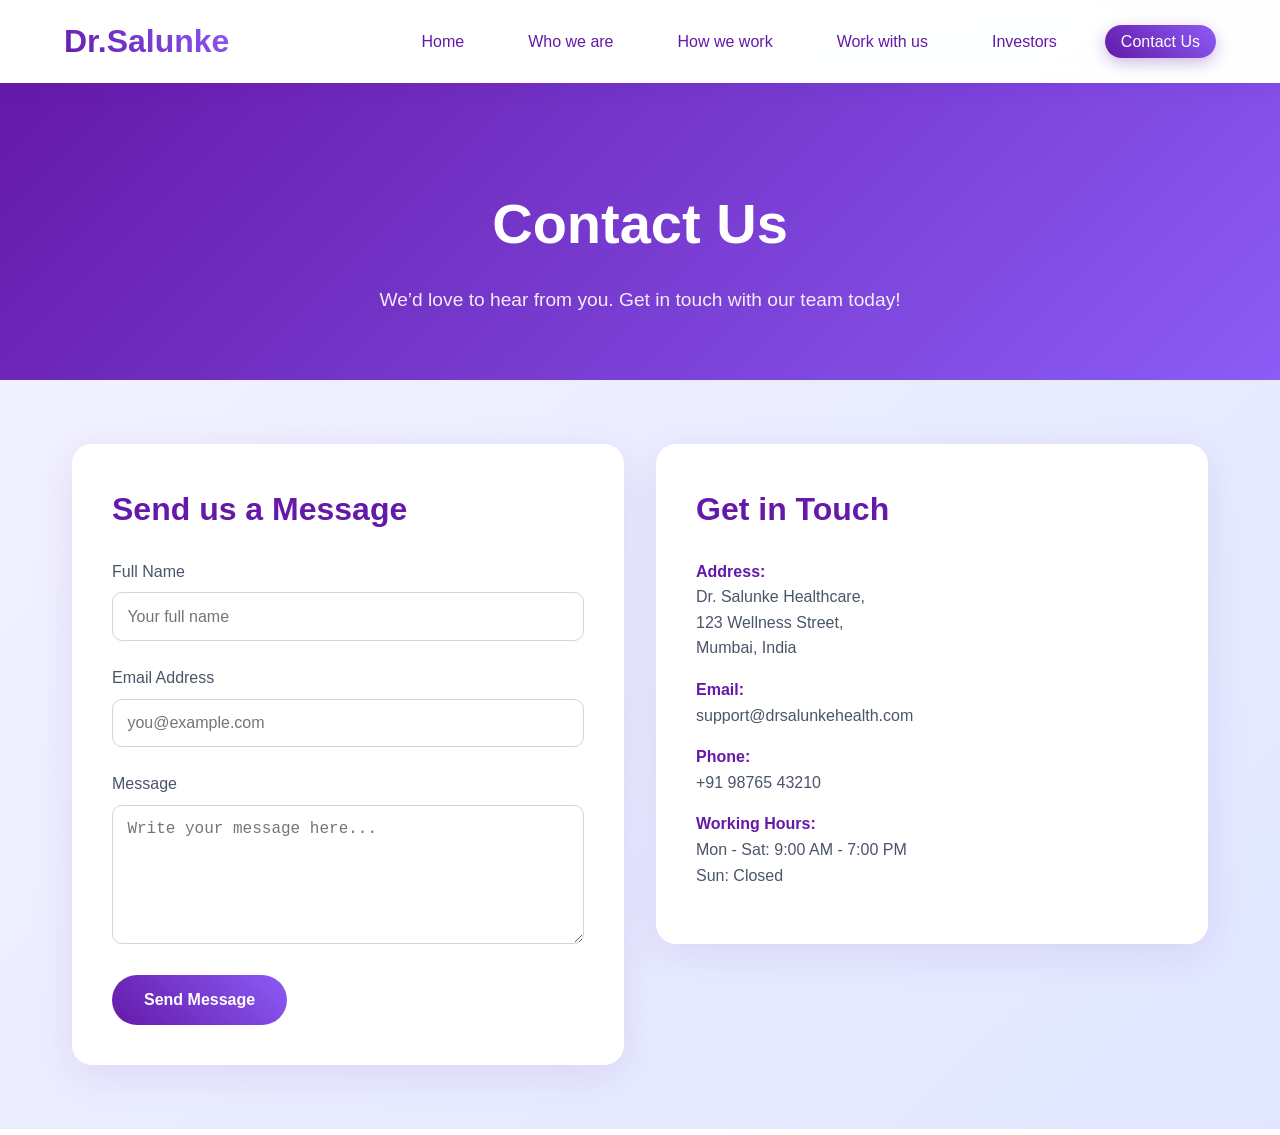
<file: contact.html>
<!DOCTYPE html>
<html lang="en">

<head>
    <meta charset="UTF-8">
    <meta name="viewport" content="width=device-width, initial-scale=1.0">
    <title>Contact Us - Dr. Salunke</title>
    <style>
        * {
            margin: 0;
            padding: 0;
            box-sizing: border-box;
        }

        body {
            font-family: 'Segoe UI', Tahoma, Geneva, Verdana, sans-serif;
            line-height: 1.6;
            background: linear-gradient(135deg, #f5f3ff 0%, #e0e7ff 100%);
            min-height: 100vh;
        }

        /* Navbar */
        .navbar {
            background: rgba(255, 255, 255, 0.95);
            backdrop-filter: blur(10px);
            padding: 1rem 5%;
            position: sticky;
            top: 0;
            z-index: 1000;
            display: flex;
            justify-content: space-between;
            align-items: center;
            box-shadow: 0 2px 20px rgba(100, 26, 169, 0.1);
        }

        .logo {
            font-size: 2rem;
            font-weight: bold;
            background: linear-gradient(45deg, #6419a9, #8b5cf6);
            -webkit-background-clip: text;
            -webkit-text-fill-color: transparent;
        }

        .nav-links {
            display: flex;
            list-style: none;
            gap: 2rem;
        }

        .nav-links a {
            text-decoration: none;
            color: #6419a9;
            font-weight: 500;
            transition: all 0.3s ease;
            padding: 0.5rem 1rem;
            border-radius: 25px;
        }

        .nav-links a:hover,
        .nav-links a.active {
            background: linear-gradient(45deg, #6419a9, #8b5cf6);
            color: white;
            transform: translateY(-2px);
            box-shadow: 0 5px 15px rgba(100, 26, 169, 0.3);
        }

        /* Hero Section */
        .hero {
            background: linear-gradient(135deg, #6419a9 0%, #8b5cf6 100%);
            color: white;
            text-align: center;
            padding: 6rem 2rem 4rem;
        }

        .hero h1 {
            font-size: 3.5rem;
            margin-bottom: 1rem;
            font-weight: 700;
        }

        .hero p {
            font-size: 1.2rem;
            opacity: 0.9;
            max-width: 600px;
            margin: 0 auto;
        }

        /* Main Container */
        .container {
            max-width: 1200px;
            margin: 0 auto;
            padding: 4rem 2rem;
        }

        /* Contact Form Section */
        .contact-grid {
            display: grid;
            grid-template-columns: repeat(auto-fit, minmax(350px, 1fr));
            gap: 2rem;
            align-items: start;
        }

        .contact-card {
            background: white;
            border-radius: 20px;
            padding: 2.5rem;
            box-shadow: 0 10px 40px rgba(100, 26, 169, 0.1);
            transition: transform 0.3s ease;
        }

        .contact-card:hover {
            transform: translateY(-5px);
        }

        .contact-card h2 {
            color: #6419a9;
            margin-bottom: 1.5rem;
            font-size: 2rem;
            font-weight: 600;
        }

        .contact-form label {
            display: block;
            margin-bottom: 0.5rem;
            color: #4a5568;
            font-weight: 500;
        }

        .contact-form input,
        .contact-form textarea {
            width: 100%;
            padding: 0.9rem;
            margin-bottom: 1.5rem;
            border-radius: 10px;
            border: 1px solid #d1d5db;
            font-size: 1rem;
            transition: all 0.3s ease;
        }

        .contact-form input:focus,
        .contact-form textarea:focus {
            border-color: #8b5cf6;
            outline: none;
            box-shadow: 0 0 8px rgba(139, 92, 246, 0.3);
        }

        .contact-form button {
            background: linear-gradient(45deg, #6419a9, #8b5cf6);
            color: white;
            border: none;
            padding: 1rem 2rem;
            border-radius: 30px;
            font-size: 1rem;
            font-weight: 600;
            cursor: pointer;
            transition: all 0.3s ease;
        }

        .contact-form button:hover {
            transform: translateY(-3px);
            box-shadow: 0 8px 20px rgba(100, 26, 169, 0.3);
        }

        /* Info Card */
        .info-card p {
            color: #4a5568;
            margin-bottom: 1rem;
            font-size: 1rem;
        }

        .info-card strong {
            color: #6419a9;
        }

        /* Responsive */
        @media (max-width: 768px) {
            .hero h1 {
                font-size: 2.5rem;
            }

            .container {
                padding: 2rem 1rem;
            }
        }
    </style>
</head>

<body>
    <nav class="navbar">
        <div class="logo">Dr.Salunke</div>
        <ul class="nav-links">
            <li><a href="index.html">Home</a></li>
            <li><a href="who-we-are.html">Who we are</a></li>
            <li><a href="how-we-work.html">How we work</a></li>
            <li><a href="work-with-us.html">Work with us</a></li>
            <li><a href="investors.html">Investors</a></li>
            <li><a href="contact.html" class="active">Contact Us</a></li>
        </ul>
    </nav>

    <section class="hero">
        <h1>Contact Us</h1>
        <p>We’d love to hear from you. Get in touch with our team today!</p>
    </section>

    <div class="container">
        <div class="contact-grid">
            <!-- Contact Form -->
            <div class="contact-card">
                <h2>Send us a Message</h2>
                <form class="contact-form">
                    <label for="name">Full Name</label>
                    <input type="text" id="name" name="name" placeholder="Your full name" required>

                    <label for="email">Email Address</label>
                    <input type="email" id="email" name="email" placeholder="you@example.com" required>

                    <label for="message">Message</label>
                    <textarea id="message" name="message" rows="6" placeholder="Write your message here..."
                        required></textarea>

                    <button type="submit">Send Message</button>
                </form>
            </div>

            <!-- Info Card -->
            <div class="contact-card info-card">
                <h2>Get in Touch</h2>
                <p><strong>Address:</strong><br>
                    Dr. Salunke Healthcare,<br>
                    123 Wellness Street,<br>
                    Mumbai, India</p>

                <p><strong>Email:</strong><br>
                    support@drsalunkehealth.com</p>

                <p><strong>Phone:</strong><br>
                    +91 98765 43210</p>

                <p><strong>Working Hours:</strong><br>
                    Mon - Sat: 9:00 AM - 7:00 PM<br>
                    Sun: Closed</p>
            </div>
        </div>
    </div>
</body>

</html>
</file>
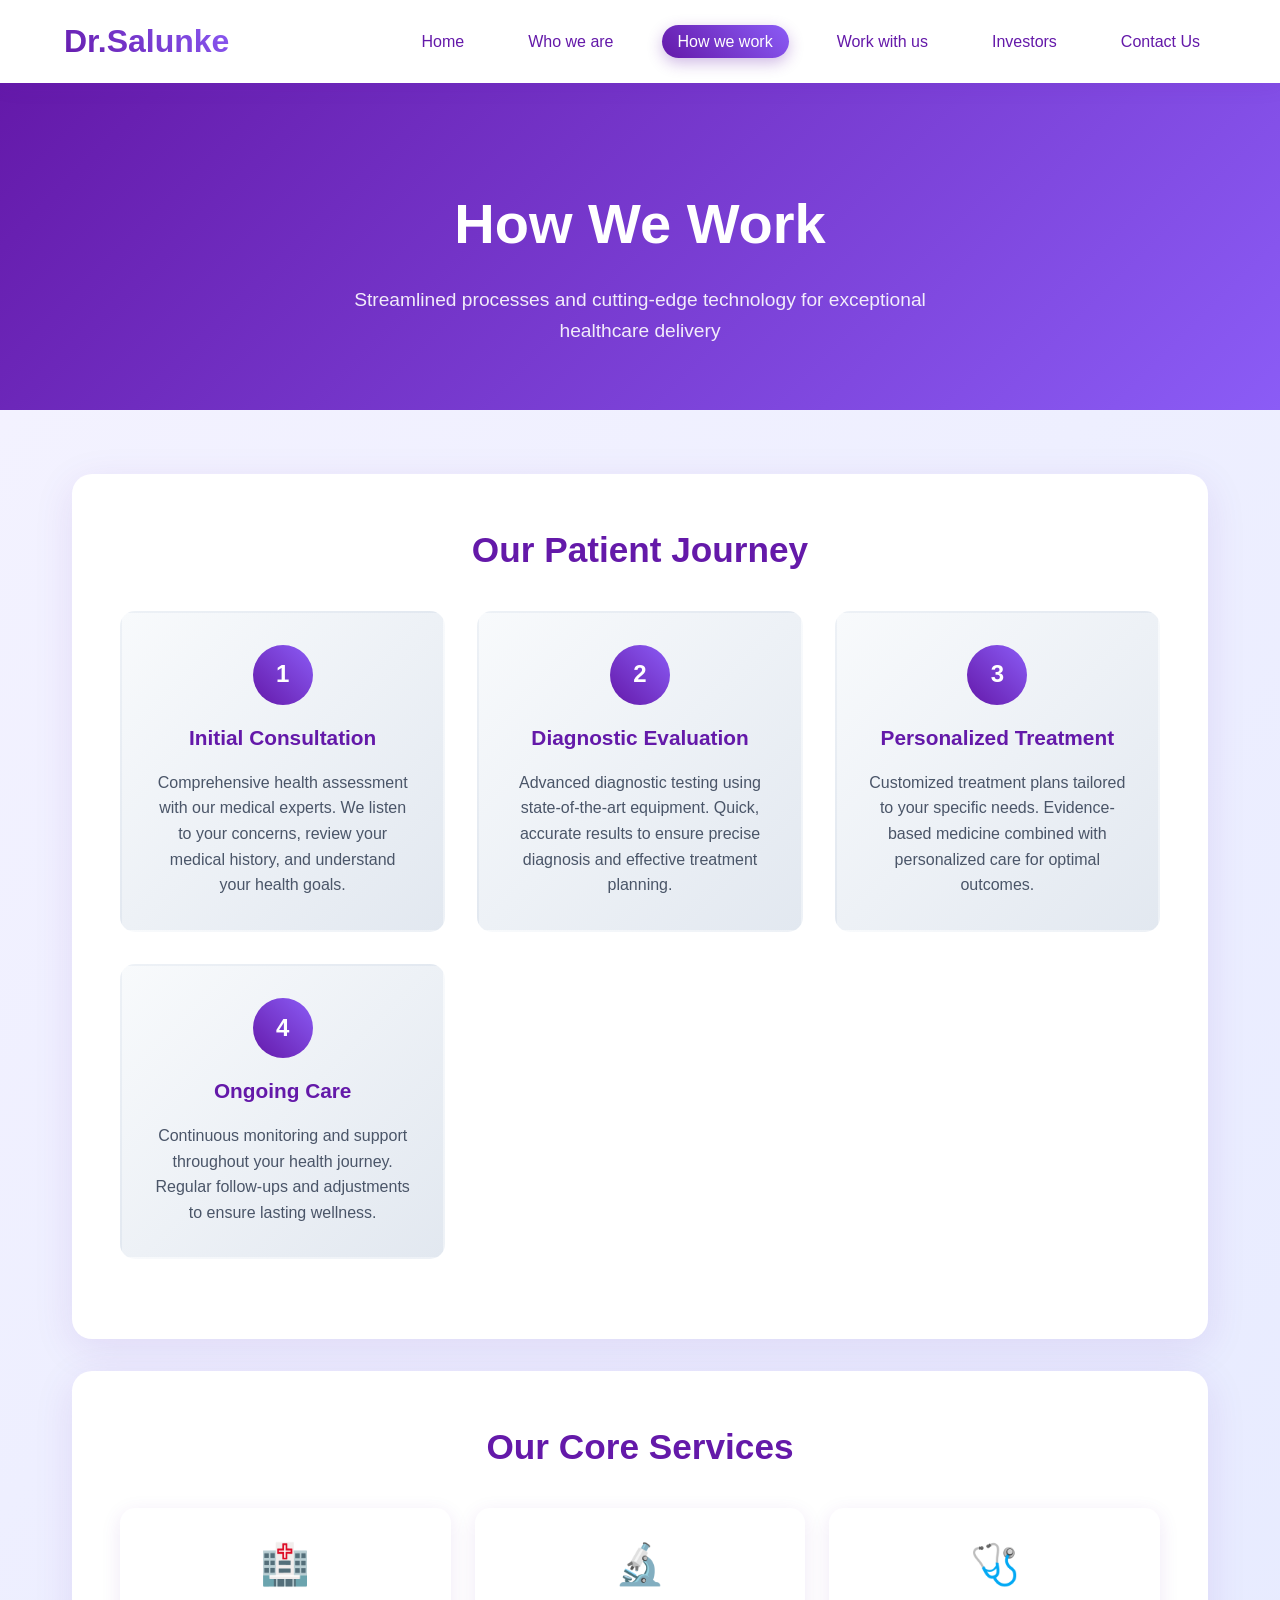
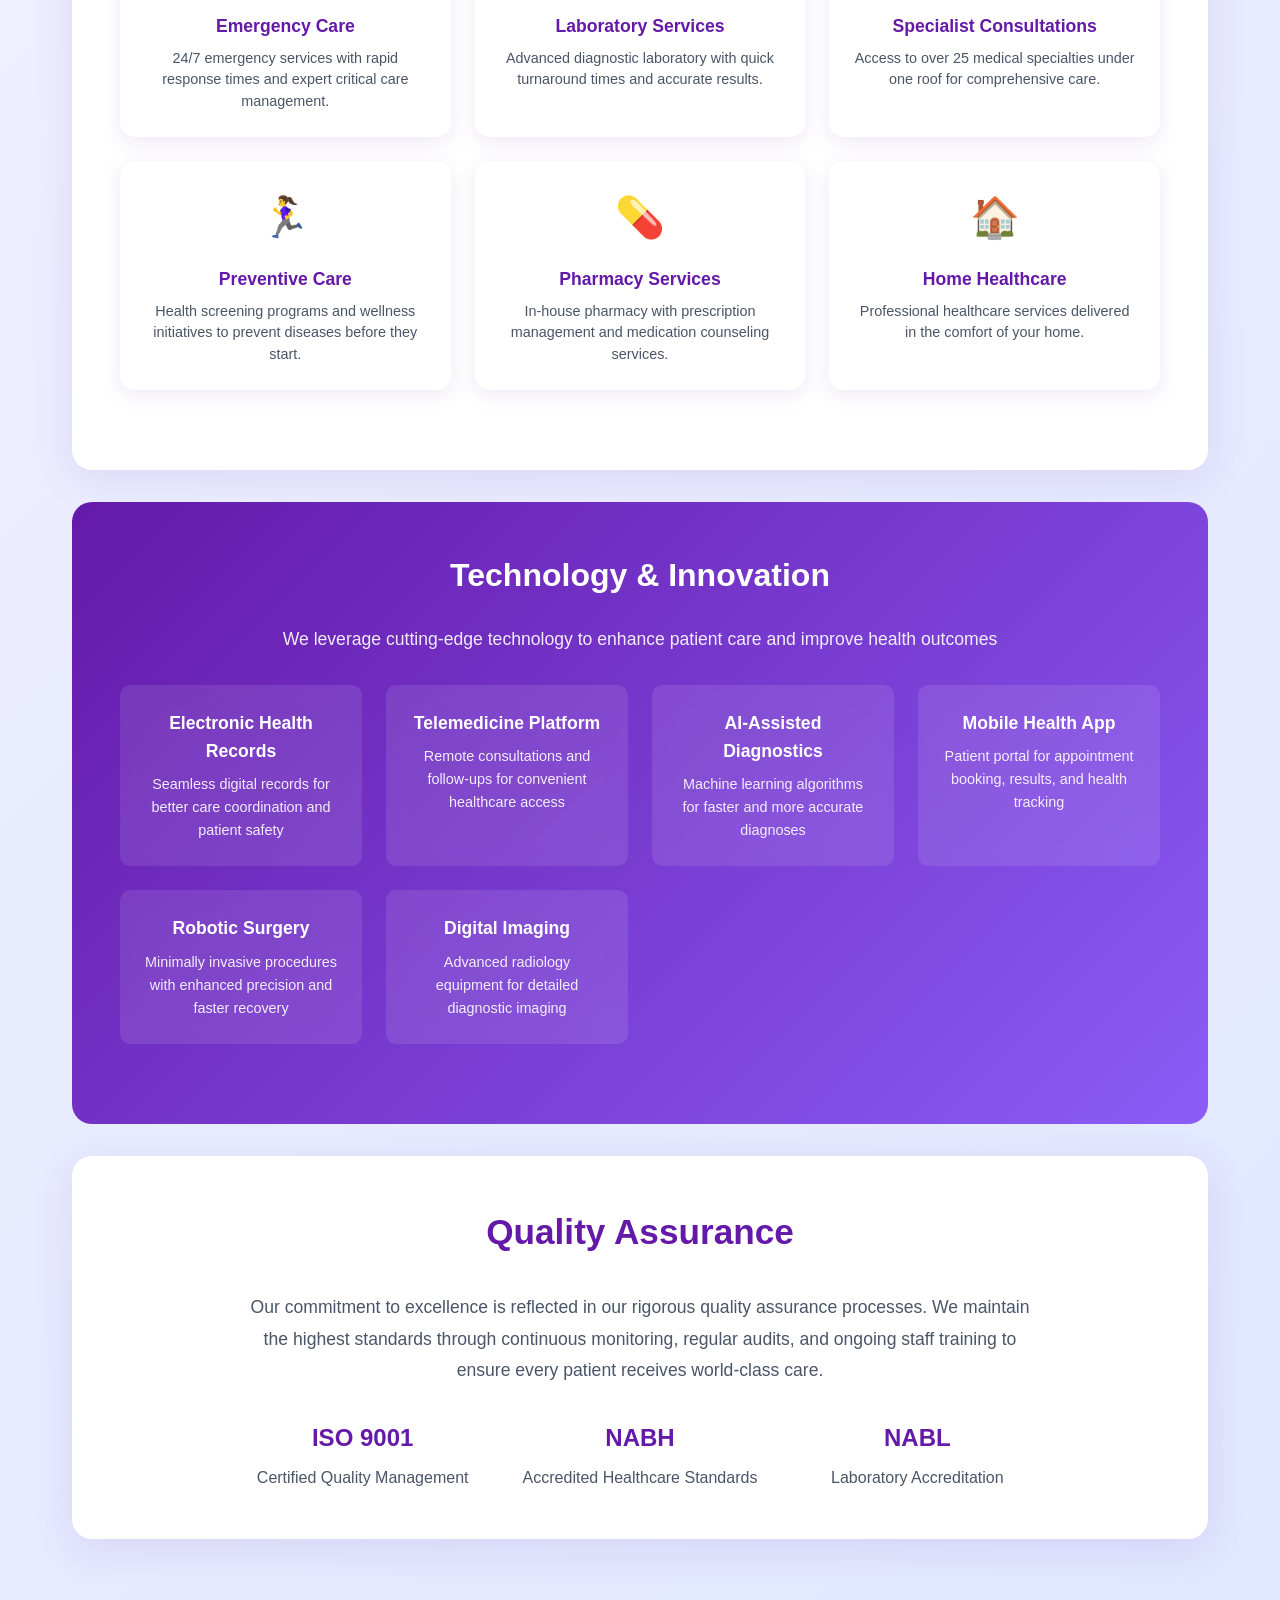
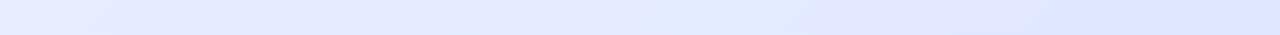
<file: how-we-work.html>
<!DOCTYPE html>
<html lang="en">

<head>
    <meta charset="UTF-8">
    <meta name="viewport" content="width=device-width, initial-scale=1.0">
    <title>How We Work - Dr. Salunke</title>
    <style>
        * {
            margin: 0;
            padding: 0;
            box-sizing: border-box;
        }

        body {
            font-family: 'Segoe UI', Tahoma, Geneva, Verdana, sans-serif;
            line-height: 1.6;
            background: linear-gradient(135deg, #f5f3ff 0%, #e0e7ff 100%);
            min-height: 100vh;
        }

        /* Navbar */
        .navbar {
            background: rgba(255, 255, 255, 0.95);
            backdrop-filter: blur(10px);
            padding: 1rem 5%;
            position: sticky;
            top: 0;
            z-index: 1000;
            display: flex;
            justify-content: space-between;
            align-items: center;
            box-shadow: 0 2px 20px rgba(100, 26, 169, 0.1);
        }

        .logo {
            font-size: 2rem;
            font-weight: bold;
            background: linear-gradient(45deg, #6419a9, #8b5cf6);
            -webkit-background-clip: text;
            -webkit-text-fill-color: transparent;
        }

        .nav-links {
            display: flex;
            list-style: none;
            gap: 2rem;
        }

        .nav-links a {
            text-decoration: none;
            color: #6419a9;
            font-weight: 500;
            transition: all 0.3s ease;
            padding: 0.5rem 1rem;
            border-radius: 25px;
        }

        .nav-links a:hover,
        .nav-links a.active {
            background: linear-gradient(45deg, #6419a9, #8b5cf6);
            color: white;
            transform: translateY(-2px);
            box-shadow: 0 5px 15px rgba(100, 26, 169, 0.3);
        }

        /* Hero Section */
        .hero {
            background: linear-gradient(135deg, #6419a9 0%, #8b5cf6 100%);
            color: white;
            text-align: center;
            padding: 6rem 2rem 4rem;
        }

        .hero h1 {
            font-size: 3.5rem;
            margin-bottom: 1rem;
            font-weight: 700;
        }

        .hero p {
            font-size: 1.2rem;
            opacity: 0.9;
            max-width: 600px;
            margin: 0 auto;
        }

        /* Container */
        .container {
            max-width: 1200px;
            margin: 0 auto;
            padding: 4rem 2rem;
        }

        /* Process Steps */
        .process-section {
            background: white;
            border-radius: 20px;
            padding: 3rem;
            margin-bottom: 2rem;
            box-shadow: 0 10px 40px rgba(100, 26, 169, 0.1);
        }

        .section-title {
            color: #6419a9;
            font-size: 2.2rem;
            margin-bottom: 2rem;
            text-align: center;
            font-weight: 600;
        }

        .steps-container {
            display: grid;
            grid-template-columns: repeat(auto-fit, minmax(300px, 1fr));
            gap: 2rem;
            margin: 2rem 0;
        }

        .step-card {
            background: linear-gradient(135deg, #f8fafc, #e2e8f0);
            border-radius: 15px;
            padding: 2rem;
            text-align: center;
            position: relative;
            transition: all 0.3s ease;
            border: 2px solid transparent;
        }

        .step-card:hover {
            transform: translateY(-5px);
            border: 2px solid #8b5cf6;
            box-shadow: 0 10px 30px rgba(100, 26, 169, 0.2);
        }

        .step-number {
            background: linear-gradient(45deg, #6419a9, #8b5cf6);
            color: white;
            width: 60px;
            height: 60px;
            border-radius: 50%;
            display: flex;
            align-items: center;
            justify-content: center;
            font-size: 1.5rem;
            font-weight: bold;
            margin: 0 auto 1rem;
        }

        .step-title {
            color: #6419a9;
            font-size: 1.3rem;
            font-weight: 600;
            margin-bottom: 1rem;
        }

        .step-description {
            color: #4a5568;
            font-size: 1rem;
            line-height: 1.6;
        }

        /* Features Grid */
        .features-grid {
            display: grid;
            grid-template-columns: repeat(auto-fit, minmax(250px, 1fr));
            gap: 1.5rem;
            margin: 2rem 0;
        }

        .feature-card {
            background: white;
            border-radius: 15px;
            padding: 1.5rem;
            text-align: center;
            box-shadow: 0 5px 20px rgba(100, 26, 169, 0.1);
            transition: all 0.3s ease;
        }

        .feature-card:hover {
            transform: translateY(-3px);
            box-shadow: 0 8px 25px rgba(100, 26, 169, 0.15);
        }

        .feature-icon {
            font-size: 2.5rem;
            margin-bottom: 1rem;
        }

        .feature-title {
            color: #6419a9;
            font-size: 1.1rem;
            font-weight: 600;
            margin-bottom: 0.5rem;
        }

        .feature-text {
            color: #4a5568;
            font-size: 0.9rem;
            line-height: 1.5;
        }

        /* Technology Section */
        .tech-section {
            background: linear-gradient(135deg, #6419a9, #8b5cf6);
            color: white;
            border-radius: 20px;
            padding: 3rem;
            margin: 2rem 0;
            text-align: center;
        }

        .tech-title {
            font-size: 2rem;
            margin-bottom: 1.5rem;
            font-weight: 600;
        }

        .tech-grid {
            display: grid;
            grid-template-columns: repeat(auto-fit, minmax(200px, 1fr));
            gap: 1.5rem;
            margin: 2rem 0;
        }

        .tech-item {
            background: rgba(255, 255, 255, 0.1);
            backdrop-filter: blur(10px);
            border-radius: 10px;
            padding: 1.5rem;
            transition: all 0.3s ease;
        }

        .tech-item:hover {
            background: rgba(255, 255, 255, 0.2);
            transform: translateY(-3px);
        }

        .tech-item h4 {
            font-size: 1.1rem;
            margin-bottom: 0.5rem;
        }

        .tech-item p {
            font-size: 0.9rem;
            opacity: 0.9;
        }

        /* Responsive */
        @media (max-width: 768px) {
            .navbar {
                flex-direction: column;
                gap: 1rem;
                padding: 1rem;
            }

            .nav-links {
                flex-wrap: wrap;
                justify-content: center;
            }

            .hero h1 {
                font-size: 2.5rem;
            }

            .container {
                padding: 2rem 1rem;
            }

            .process-section {
                padding: 2rem;
            }

            .steps-container {
                grid-template-columns: 1fr;
            }
        }
    </style>
</head>

<body>
    <nav class="navbar">
        <div class="logo">Dr.Salunke</div>
        <ul class="nav-links">
            <li><a href="index.html">Home</a></li>
            <li><a href="who-we-are.html">Who we are</a></li>
            <li><a href="how-we-work.html" class="active">How we work</a></li>
            <li><a href="work-with-us.html">Work with us</a></li>
            <li><a href="investors.html">Investors</a></li>
            <li><a href="contact.html">Contact Us</a></li>
        </ul>
    </nav>

    <section class="hero">
        <h1>How We Work</h1>
        <p>Streamlined processes and cutting-edge technology for exceptional healthcare delivery</p>
    </section>

    <div class="container">
        <div class="process-section">
            <h2 class="section-title">Our Patient Journey</h2>
            <div class="steps-container">
                <div class="step-card">
                    <div class="step-number">1</div>
                    <h3 class="step-title">Initial Consultation</h3>
                    <p class="step-description">
                        Comprehensive health assessment with our medical experts. We listen to your concerns, review
                        your medical history, and understand your health goals.
                    </p>
                </div>
                <div class="step-card">
                    <div class="step-number">2</div>
                    <h3 class="step-title">Diagnostic Evaluation</h3>
                    <p class="step-description">
                        Advanced diagnostic testing using state-of-the-art equipment. Quick, accurate results to ensure
                        precise diagnosis and effective treatment planning.
                    </p>
                </div>
                <div class="step-card">
                    <div class="step-number">3</div>
                    <h3 class="step-title">Personalized Treatment</h3>
                    <p class="step-description">
                        Customized treatment plans tailored to your specific needs. Evidence-based medicine combined
                        with personalized care for optimal outcomes.
                    </p>
                </div>
                <div class="step-card">
                    <div class="step-number">4</div>
                    <h3 class="step-title">Ongoing Care</h3>
                    <p class="step-description">
                        Continuous monitoring and support throughout your health journey. Regular follow-ups and
                        adjustments to ensure lasting wellness.
                    </p>
                </div>
            </div>
        </div>

        <div class="process-section">
            <h2 class="section-title">Our Core Services</h2>
            <div class="features-grid">
                <div class="feature-card">
                    <div class="feature-icon">🏥</div>
                    <h3 class="feature-title">Emergency Care</h3>
                    <p class="feature-text">24/7 emergency services with rapid response times and expert critical care
                        management.</p>
                </div>
                <div class="feature-card">
                    <div class="feature-icon">🔬</div>
                    <h3 class="feature-title">Laboratory Services</h3>
                    <p class="feature-text">Advanced diagnostic laboratory with quick turnaround times and accurate
                        results.</p>
                </div>
                <div class="feature-card">
                    <div class="feature-icon">🩺</div>
                    <h3 class="feature-title">Specialist Consultations</h3>
                    <p class="feature-text">Access to over 25 medical specialties under one roof for comprehensive care.
                    </p>
                </div>
                <div class="feature-card">
                    <div class="feature-icon">🏃‍♀️</div>
                    <h3 class="feature-title">Preventive Care</h3>
                    <p class="feature-text">Health screening programs and wellness initiatives to prevent diseases
                        before they start.</p>
                </div>
                <div class="feature-card">
                    <div class="feature-icon">💊</div>
                    <h3 class="feature-title">Pharmacy Services</h3>
                    <p class="feature-text">In-house pharmacy with prescription management and medication counseling
                        services.</p>
                </div>
                <div class="feature-card">
                    <div class="feature-icon">🏠</div>
                    <h3 class="feature-title">Home Healthcare</h3>
                    <p class="feature-text">Professional healthcare services delivered in the comfort of your home.</p>
                </div>
            </div>
        </div>

        <div class="tech-section">
            <h2 class="tech-title">Technology & Innovation</h2>
            <p style="font-size: 1.1rem; margin-bottom: 2rem; opacity: 0.9;">
                We leverage cutting-edge technology to enhance patient care and improve health outcomes
            </p>
            <div class="tech-grid">
                <div class="tech-item">
                    <h4>Electronic Health Records</h4>
                    <p>Seamless digital records for better care coordination and patient safety</p>
                </div>
                <div class="tech-item">
                    <h4>Telemedicine Platform</h4>
                    <p>Remote consultations and follow-ups for convenient healthcare access</p>
                </div>
                <div class="tech-item">
                    <h4>AI-Assisted Diagnostics</h4>
                    <p>Machine learning algorithms for faster and more accurate diagnoses</p>
                </div>
                <div class="tech-item">
                    <h4>Mobile Health App</h4>
                    <p>Patient portal for appointment booking, results, and health tracking</p>
                </div>
                <div class="tech-item">
                    <h4>Robotic Surgery</h4>
                    <p>Minimally invasive procedures with enhanced precision and faster recovery</p>
                </div>
                <div class="tech-item">
                    <h4>Digital Imaging</h4>
                    <p>Advanced radiology equipment for detailed diagnostic imaging</p>
                </div>
            </div>
        </div>

        <div class="process-section">
            <h2 class="section-title">Quality Assurance</h2>
            <div style="text-align: center; max-width: 800px; margin: 0 auto;">
                <p style="color: #4a5568; font-size: 1.1rem; line-height: 1.8; margin-bottom: 2rem;">
                    Our commitment to excellence is reflected in our rigorous quality assurance processes. We maintain
                    the highest standards through continuous monitoring, regular audits, and ongoing staff training to
                    ensure every patient receives world-class care.
                </p>
                <div
                    style="display: grid; grid-template-columns: repeat(auto-fit, minmax(200px, 1fr)); gap: 2rem; margin-top: 2rem;">
                    <div>
                        <h3 style="color: #6419a9; font-size: 1.5rem; margin-bottom: 0.5rem;">ISO 9001</h3>
                        <p style="color: #4a5568;">Certified Quality Management</p>
                    </div>
                    <div>
                        <h3 style="color: #6419a9; font-size: 1.5rem; margin-bottom: 0.5rem;">NABH</h3>
                        <p style="color: #4a5568;">Accredited Healthcare Standards</p>
                    </div>
                    <div>
                        <h3 style="color: #6419a9; font-size: 1.5rem; margin-bottom: 0.5rem;">NABL</h3>
                        <p style="color: #4a5568;">Laboratory Accreditation</p>
                    </div>
                </div>
            </div>
        </div>
    </div>
</body>

</html>
</file>
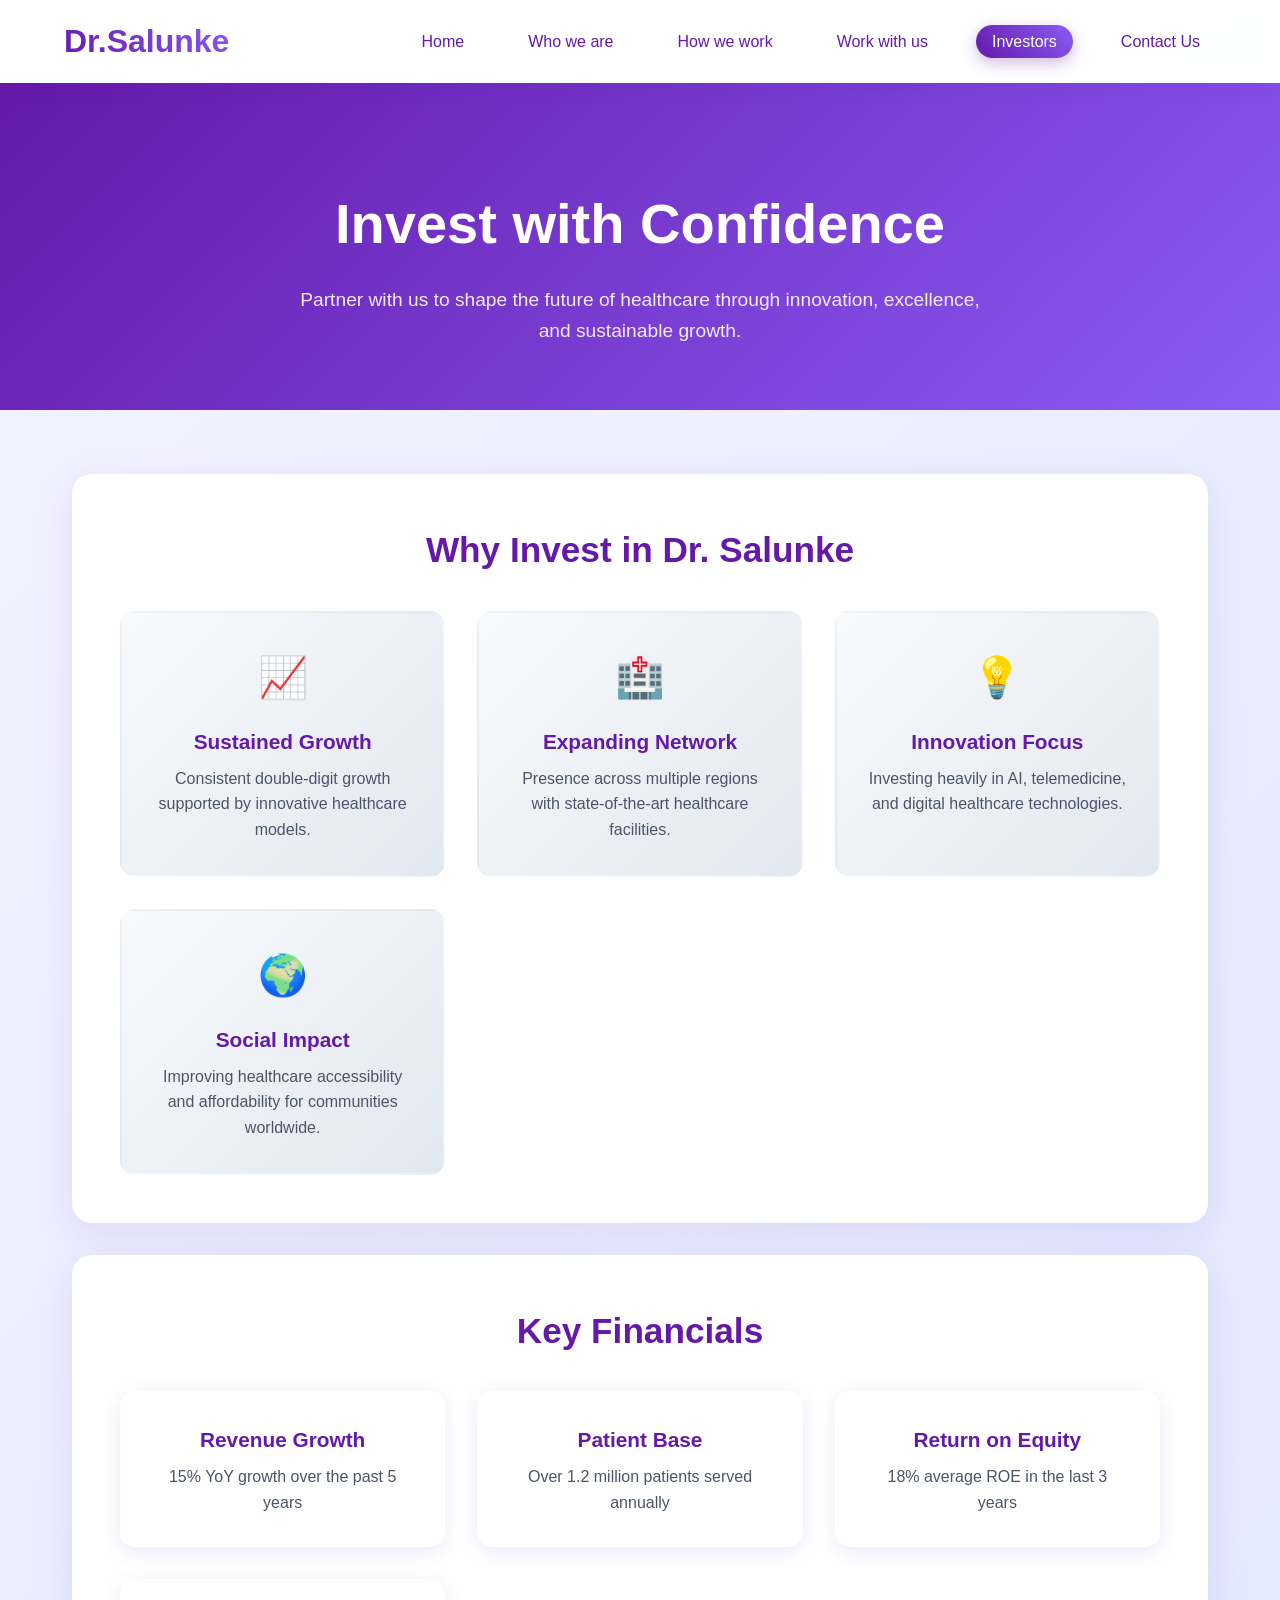
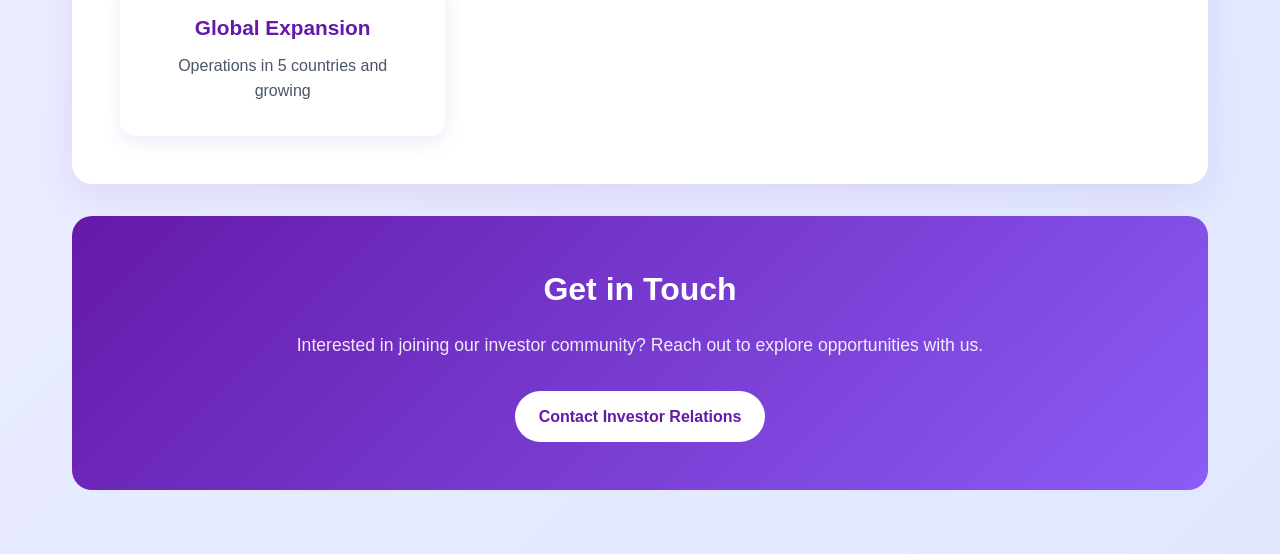
<file: investors.html>
<!DOCTYPE html>
<html lang="en">

<head>
    <meta charset="UTF-8">
    <meta name="viewport" content="width=device-width, initial-scale=1.0">
    <title>Investors - Dr. Salunke</title>
    <style>
        * {
            margin: 0;
            padding: 0;
            box-sizing: border-box;
        }

        body {
            font-family: 'Segoe UI', Tahoma, Geneva, Verdana, sans-serif;
            line-height: 1.6;
            background: linear-gradient(135deg, #f5f3ff 0%, #e0e7ff 100%);
            min-height: 100vh;
        }

        /* Navbar */
        .navbar {
            background: rgba(255, 255, 255, 0.95);
            backdrop-filter: blur(10px);
            padding: 1rem 5%;
            position: sticky;
            top: 0;
            z-index: 1000;
            display: flex;
            justify-content: space-between;
            align-items: center;
            box-shadow: 0 2px 20px rgba(100, 26, 169, 0.1);
        }

        .logo {
            font-size: 2rem;
            font-weight: bold;
            background: linear-gradient(45deg, #6419a9, #8b5cf6);
            -webkit-background-clip: text;
            -webkit-text-fill-color: transparent;
        }

        .nav-links {
            display: flex;
            list-style: none;
            gap: 2rem;
        }

        .nav-links a {
            text-decoration: none;
            color: #6419a9;
            font-weight: 500;
            transition: all 0.3s ease;
            padding: 0.5rem 1rem;
            border-radius: 25px;
        }

        .nav-links a:hover,
        .nav-links a.active {
            background: linear-gradient(45deg, #6419a9, #8b5cf6);
            color: white;
            transform: translateY(-2px);
            box-shadow: 0 5px 15px rgba(100, 26, 169, 0.3);
        }

        /* Hero Section */
        .hero {
            background: linear-gradient(135deg, #6419a9 0%, #8b5cf6 100%);
            color: white;
            text-align: center;
            padding: 6rem 2rem 4rem;
        }

        .hero h1 {
            font-size: 3.5rem;
            margin-bottom: 1rem;
            font-weight: 700;
        }

        .hero p {
            font-size: 1.2rem;
            opacity: 0.9;
            max-width: 700px;
            margin: 0 auto;
        }

        /* Container */
        .container {
            max-width: 1200px;
            margin: 0 auto;
            padding: 4rem 2rem;
        }

        /* Section Card */
        .section {
            background: white;
            border-radius: 20px;
            padding: 3rem;
            margin-bottom: 2rem;
            box-shadow: 0 10px 40px rgba(100, 26, 169, 0.1);
        }

        .section-title {
            color: #6419a9;
            font-size: 2.2rem;
            margin-bottom: 2rem;
            text-align: center;
            font-weight: 600;
        }

        /* Investment Highlights */
        .highlights-grid {
            display: grid;
            grid-template-columns: repeat(auto-fit, minmax(250px, 1fr));
            gap: 2rem;
        }

        .highlight-card {
            background: linear-gradient(135deg, #f8fafc, #e2e8f0);
            border-radius: 15px;
            padding: 2rem;
            text-align: center;
            transition: all 0.3s ease;
            border: 2px solid transparent;
        }

        .highlight-card:hover {
            transform: translateY(-5px);
            border: 2px solid #8b5cf6;
            box-shadow: 0 10px 30px rgba(100, 26, 169, 0.2);
        }

        .highlight-icon {
            font-size: 2.5rem;
            margin-bottom: 1rem;
        }

        .highlight-title {
            font-size: 1.3rem;
            color: #6419a9;
            font-weight: 600;
            margin-bottom: 0.5rem;
        }

        .highlight-text {
            color: #4a5568;
            font-size: 1rem;
            line-height: 1.6;
        }

        /* Financials */
        .financials {
            display: grid;
            grid-template-columns: repeat(auto-fit, minmax(250px, 1fr));
            gap: 2rem;
            margin-top: 2rem;
        }

        .finance-card {
            background: white;
            border-radius: 15px;
            padding: 2rem;
            text-align: center;
            box-shadow: 0 5px 20px rgba(100, 26, 169, 0.1);
            transition: all 0.3s ease;
        }

        .finance-card:hover {
            transform: translateY(-3px);
            box-shadow: 0 8px 25px rgba(100, 26, 169, 0.15);
        }

        .finance-card h3 {
            color: #6419a9;
            font-size: 1.3rem;
            margin-bottom: 0.5rem;
        }

        .finance-card p {
            color: #4a5568;
            font-size: 1rem;
        }

        /* Contact Section */
        .contact-box {
            background: linear-gradient(135deg, #6419a9, #8b5cf6);
            color: white;
            padding: 3rem;
            border-radius: 20px;
            text-align: center;
        }

        .contact-box h2 {
            margin-bottom: 1rem;
            font-size: 2rem;
        }

        .contact-box p {
            font-size: 1.1rem;
            opacity: 0.9;
            margin-bottom: 2rem;
        }

        .contact-box a {
            display: inline-block;
            background: white;
            color: #6419a9;
            padding: 0.8rem 1.5rem;
            font-weight: bold;
            border-radius: 30px;
            text-decoration: none;
            transition: all 0.3s ease;
        }

        .contact-box a:hover {
            background: #e0e7ff;
            transform: translateY(-2px);
        }

        /* Responsive */
        @media (max-width: 768px) {
            .hero h1 {
                font-size: 2.5rem;
            }

            .container {
                padding: 2rem 1rem;
            }

            .section {
                padding: 2rem;
            }
        }
    </style>
</head>

<body>
    <nav class="navbar">
        <div class="logo">Dr.Salunke</div>
        <ul class="nav-links">
            <li><a href="index.html">Home</a></li>
            <li><a href="who-we-are.html">Who we are</a></li>
            <li><a href="how-we-work.html">How we work</a></li>
            <li><a href="work-with-us.html">Work with us</a></li>
            <li><a href="investors.html" class="active">Investors</a></li>
            <li><a href="contact.html">Contact Us</a></li>
        </ul>
    </nav>

    <!-- Hero Section -->
    <section class="hero">
        <h1>Invest with Confidence</h1>
        <p>Partner with us to shape the future of healthcare through innovation, excellence, and sustainable growth.</p>
    </section>

    <div class="container">
        <!-- Highlights -->
        <div class="section">
            <h2 class="section-title">Why Invest in Dr. Salunke</h2>
            <div class="highlights-grid">
                <div class="highlight-card">
                    <div class="highlight-icon">📈</div>
                    <h3 class="highlight-title">Sustained Growth</h3>
                    <p class="highlight-text">Consistent double-digit growth supported by innovative healthcare models.
                    </p>
                </div>
                <div class="highlight-card">
                    <div class="highlight-icon">🏥</div>
                    <h3 class="highlight-title">Expanding Network</h3>
                    <p class="highlight-text">Presence across multiple regions with state-of-the-art healthcare
                        facilities.</p>
                </div>
                <div class="highlight-card">
                    <div class="highlight-icon">💡</div>
                    <h3 class="highlight-title">Innovation Focus</h3>
                    <p class="highlight-text">Investing heavily in AI, telemedicine, and digital healthcare
                        technologies.</p>
                </div>
                <div class="highlight-card">
                    <div class="highlight-icon">🌍</div>
                    <h3 class="highlight-title">Social Impact</h3>
                    <p class="highlight-text">Improving healthcare accessibility and affordability for communities
                        worldwide.</p>
                </div>
            </div>
        </div>

        <!-- Financials -->
        <div class="section">
            <h2 class="section-title">Key Financials</h2>
            <div class="financials">
                <div class="finance-card">
                    <h3>Revenue Growth</h3>
                    <p>15% YoY growth over the past 5 years</p>
                </div>
                <div class="finance-card">
                    <h3>Patient Base</h3>
                    <p>Over 1.2 million patients served annually</p>
                </div>
                <div class="finance-card">
                    <h3>Return on Equity</h3>
                    <p>18% average ROE in the last 3 years</p>
                </div>
                <div class="finance-card">
                    <h3>Global Expansion</h3>
                    <p>Operations in 5 countries and growing</p>
                </div>
            </div>
        </div>

        <!-- Contact -->
        <div class="contact-box">
            <h2>Get in Touch</h2>
            <p>Interested in joining our investor community? Reach out to explore opportunities with us.</p>
            <a href="contact.html">Contact Investor Relations</a>
        </div>
    </div>
</body>

</html>
</file>
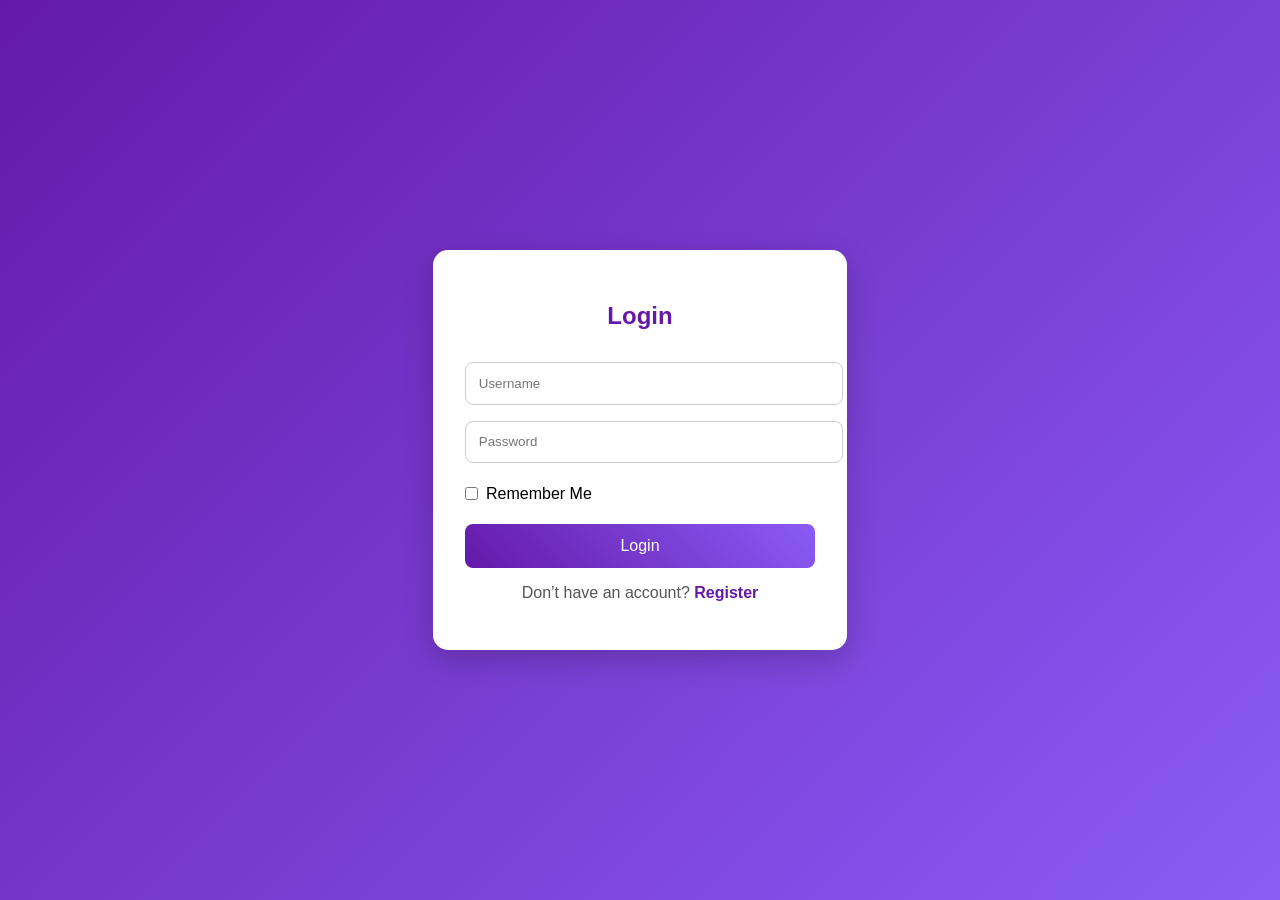
<file: start.html>
<!DOCTYPE html>
<html lang="en">

<head>
    <meta charset="UTF-8">
    <meta name="viewport" content="width=device-width, initial-scale=1.0">
    <title>Login - Dr. Salunke</title>
    <style>
        body {
            font-family: 'Segoe UI', Tahoma, Geneva, Verdana, sans-serif;
            background: linear-gradient(135deg, #6419a9, #8b5cf6);
            display: flex;
            justify-content: center;
            align-items: center;
            height: 100vh;
            margin: 0;
        }

        .container {
            background: #fff;
            padding: 2rem;
            border-radius: 15px;
            box-shadow: 0 10px 30px rgba(0, 0, 0, 0.2);
            width: 350px;
            text-align: center;
        }

        h2 {
            color: #6419a9;
            margin-bottom: 1.5rem;
        }

        input {
            width: 100%;
            padding: 0.8rem;
            margin: 0.5rem 0;
            border-radius: 8px;
            border: 1px solid #ccc;
            outline: none;
            transition: 0.3s;
        }

        input:focus {
            border-color: #6419a9;
            box-shadow: 0 0 5px rgba(100, 25, 169, 0.5);
        }

        button {
            width: 100%;
            padding: 0.8rem;
            margin-top: 1rem;
            background: linear-gradient(45deg, #6419a9, #8b5cf6);
            color: white;
            border: none;
            border-radius: 8px;
            font-size: 1rem;
            cursor: pointer;
            transition: 0.3s;
        }

        button:hover {
            transform: translateY(-2px);
            box-shadow: 0 5px 15px rgba(100, 26, 169, 0.3);
        }

        .toggle {
            margin-top: 1rem;
            color: #555;
        }

        .toggle span {
            color: #6419a9;
            font-weight: bold;
            cursor: pointer;
        }

        .remember {
            display: flex;
            align-items: center;
            justify-content: start;
            margin-top: 0.5rem;
        }

        .remember input {
            width: auto;
            margin-right: 8px;
        }

        .hidden {
            display: none;
        }
    </style>
</head>

<body>
    <div class="container">
        <!-- Login Form -->
        <div id="loginForm">
            <h2>Login</h2>
            <input type="text" id="loginUsername" placeholder="Username" required>
            <input type="password" id="loginPassword" placeholder="Password" required>

            <div class="remember">
                <input type="checkbox" id="rememberMe">
                <label for="rememberMe">Remember Me</label>
            </div>

            <button onclick="login()">Login</button>
            <p class="toggle">Don’t have an account? <span onclick="showRegister()">Register</span></p>
        </div>

        <!-- Register Form -->
        <div id="registerForm" class="hidden">
            <h2>Register</h2>
            <input type="text" id="regUsername" placeholder="Username" required>
            <input type="email" id="regEmail" placeholder="Email" required>
            <input type="password" id="regPassword" placeholder="Password" required>
            <button onclick="register()">Register</button>
            <p class="toggle">Already have an account? <span onclick="showLogin()">Login</span></p>
        </div>
    </div>

    <script src="wert.js"></script>
</body>

</html>
</file>
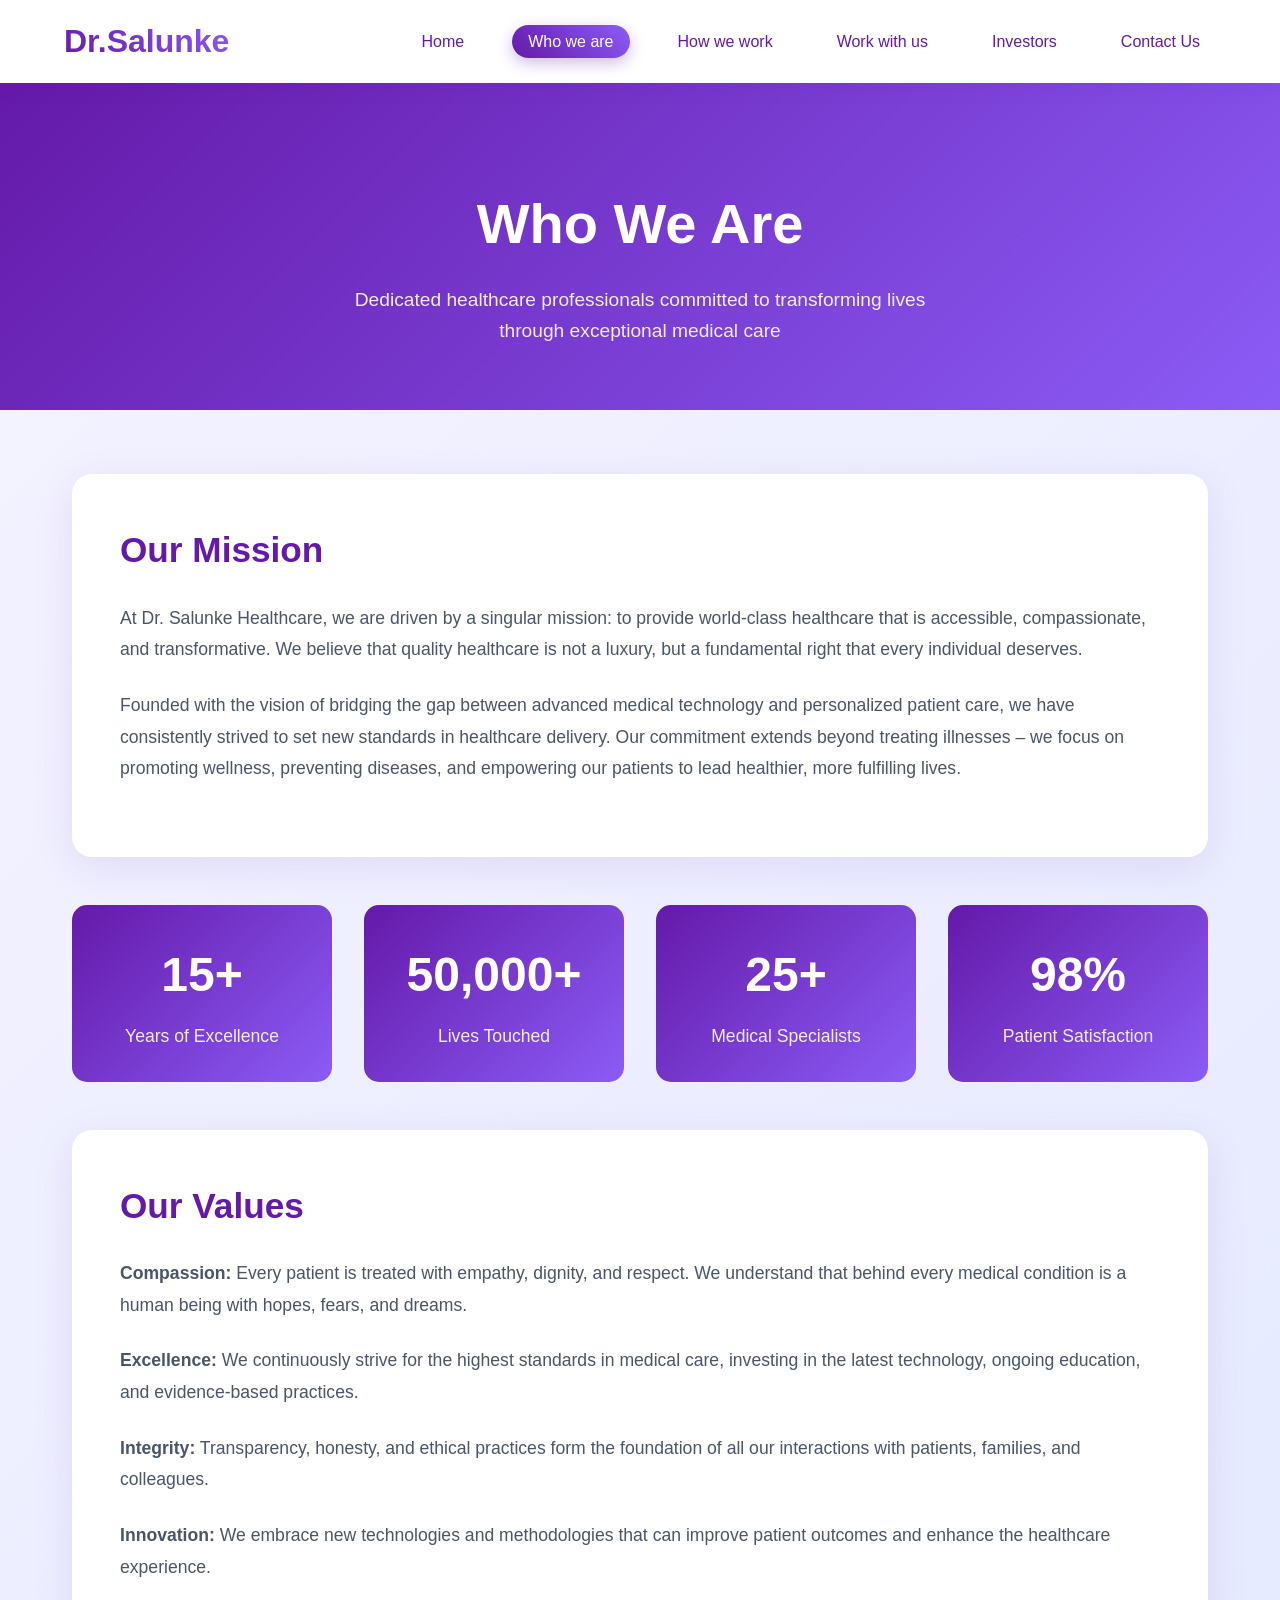
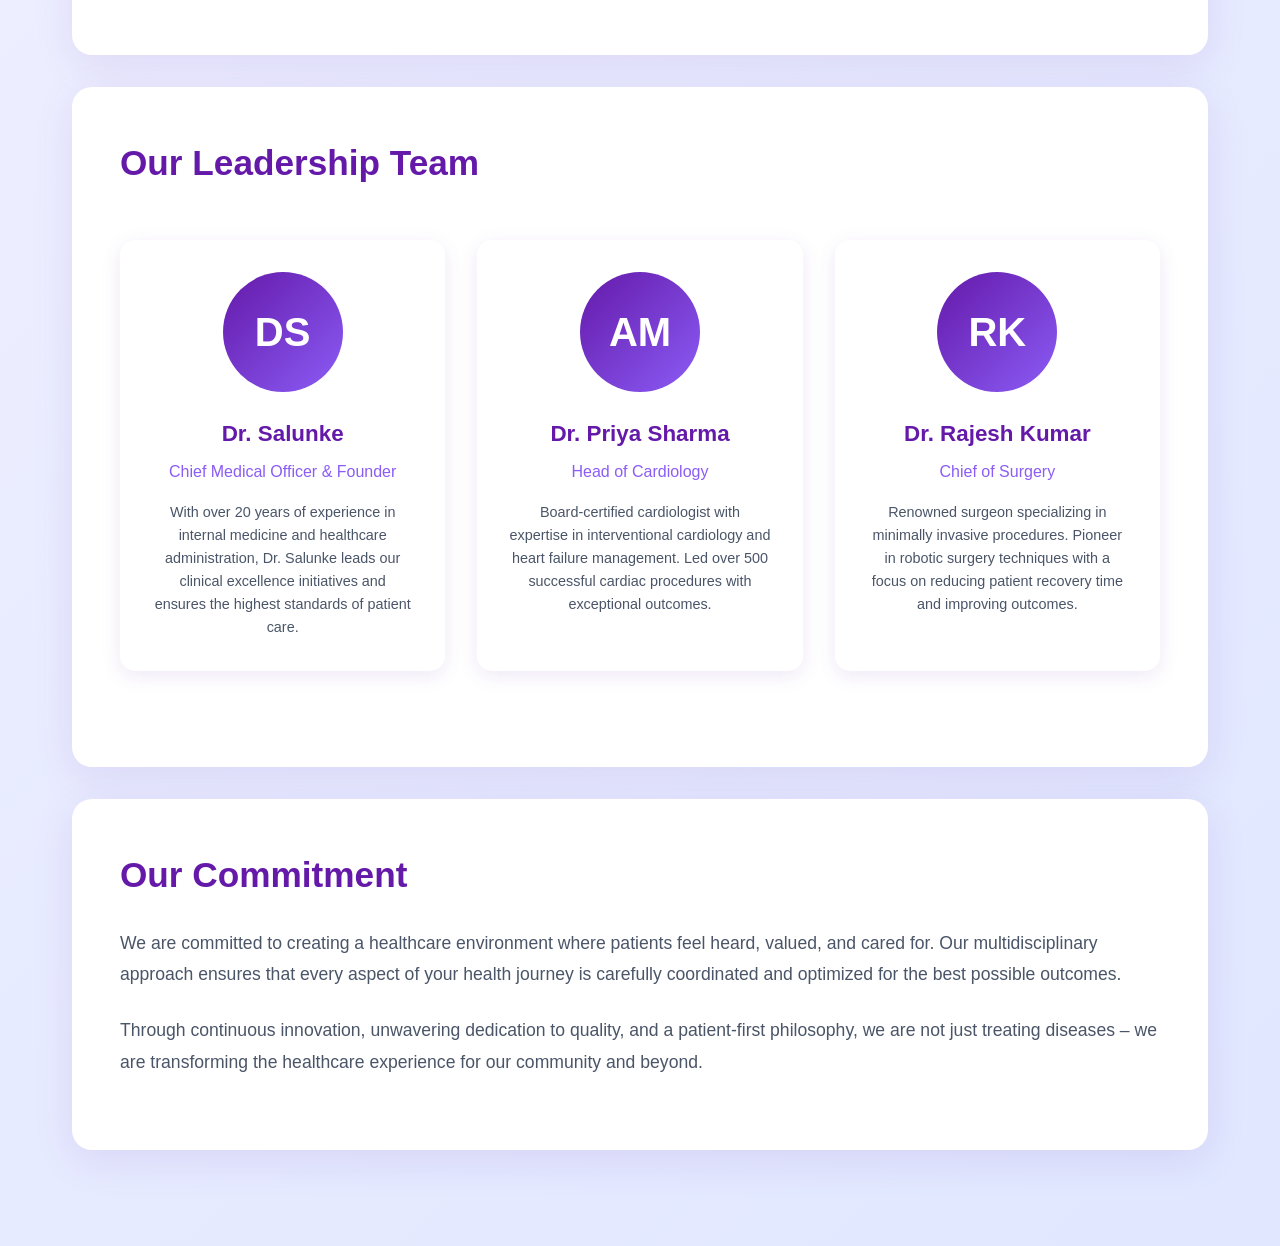
<file: who-we-are.html>
<!DOCTYPE html>
<html lang="en">

<head>
    <meta charset="UTF-8">
    <meta name="viewport" content="width=device-width, initial-scale=1.0">
    <title>Who We Are - Dr. Salunke</title>
    <style>
        * {
            margin: 0;
            padding: 0;
            box-sizing: border-box;
        }

        body {
            font-family: 'Segoe UI', Tahoma, Geneva, Verdana, sans-serif;
            line-height: 1.6;
            background: linear-gradient(135deg, #f5f3ff 0%, #e0e7ff 100%);
            min-height: 100vh;
        }

        /* Navbar */
        .navbar {
            background: rgba(255, 255, 255, 0.95);
            backdrop-filter: blur(10px);
            padding: 1rem 5%;
            position: sticky;
            top: 0;
            z-index: 1000;
            display: flex;
            justify-content: space-between;
            align-items: center;
            box-shadow: 0 2px 20px rgba(100, 26, 169, 0.1);
        }

        .logo {
            font-size: 2rem;
            font-weight: bold;
            background: linear-gradient(45deg, #6419a9, #8b5cf6);
            -webkit-background-clip: text;
            -webkit-text-fill-color: transparent;
        }

        .nav-links {
            display: flex;
            list-style: none;
            gap: 2rem;
        }

        .nav-links a {
            text-decoration: none;
            color: #6419a9;
            font-weight: 500;
            transition: all 0.3s ease;
            padding: 0.5rem 1rem;
            border-radius: 25px;
        }

        .nav-links a:hover,
        .nav-links a.active {
            background: linear-gradient(45deg, #6419a9, #8b5cf6);
            color: white;
            transform: translateY(-2px);
            box-shadow: 0 5px 15px rgba(100, 26, 169, 0.3);
        }

        /* Hero Section */
        .hero {
            background: linear-gradient(135deg, #6419a9 0%, #8b5cf6 100%);
            color: white;
            text-align: center;
            padding: 6rem 2rem 4rem;
            position: relative;
        }

        .hero h1 {
            font-size: 3.5rem;
            margin-bottom: 1rem;
            font-weight: 700;
        }

        .hero p {
            font-size: 1.2rem;
            opacity: 0.9;
            max-width: 600px;
            margin: 0 auto;
        }

        /* Main Content */
        .container {
            max-width: 1200px;
            margin: 0 auto;
            padding: 4rem 2rem;
        }

        .content-section {
            background: white;
            border-radius: 20px;
            padding: 3rem;
            margin-bottom: 2rem;
            box-shadow: 0 10px 40px rgba(100, 26, 169, 0.1);
            transition: transform 0.3s ease;
        }

        .content-section:hover {
            transform: translateY(-5px);
        }

        .section-title {
            color: #6419a9;
            font-size: 2.2rem;
            margin-bottom: 1.5rem;
            font-weight: 600;
        }

        .section-text {
            color: #4a5568;
            font-size: 1.1rem;
            line-height: 1.8;
            margin-bottom: 1.5rem;
        }

        /* Stats Section */
        .stats-grid {
            display: grid;
            grid-template-columns: repeat(auto-fit, minmax(250px, 1fr));
            gap: 2rem;
            margin: 3rem 0;
        }

        .stat-card {
            background: linear-gradient(135deg, #6419a9, #8b5cf6);
            color: white;
            padding: 2rem;
            border-radius: 15px;
            text-align: center;
            transform: translateY(0);
            transition: transform 0.3s ease;
        }

        .stat-card:hover {
            transform: translateY(-10px);
        }

        .stat-number {
            font-size: 3rem;
            font-weight: bold;
            margin-bottom: 0.5rem;
        }

        .stat-label {
            font-size: 1.1rem;
            opacity: 0.9;
        }

        /* Team Section */
        .team-grid {
            display: grid;
            grid-template-columns: repeat(auto-fit, minmax(300px, 1fr));
            gap: 2rem;
            margin: 3rem 0;
        }

        .team-card {
            background: white;
            border-radius: 15px;
            padding: 2rem;
            text-align: center;
            box-shadow: 0 5px 20px rgba(100, 26, 169, 0.1);
            transition: all 0.3s ease;
        }

        .team-card:hover {
            transform: translateY(-5px);
            box-shadow: 0 10px 30px rgba(100, 26, 169, 0.2);
        }

        .team-photo {
            width: 120px;
            height: 120px;
            border-radius: 50%;
            background: linear-gradient(135deg, #6419a9, #8b5cf6);
            margin: 0 auto 1.5rem;
            display: flex;
            align-items: center;
            justify-content: center;
            font-size: 2.5rem;
            color: white;
            font-weight: bold;
        }

        .team-name {
            color: #6419a9;
            font-size: 1.4rem;
            font-weight: 600;
            margin-bottom: 0.5rem;
        }

        .team-role {
            color: #8b5cf6;
            font-size: 1rem;
            margin-bottom: 1rem;
        }

        .team-bio {
            color: #4a5568;
            font-size: 0.9rem;
            line-height: 1.6;
        }

        /* Responsive */
        @media (max-width: 768px) {
            .navbar {
                flex-direction: column;
                gap: 1rem;
                padding: 1rem;
            }

            .nav-links {
                flex-wrap: wrap;
                justify-content: center;
            }

            .hero h1 {
                font-size: 2.5rem;
            }

            .container {
                padding: 2rem 1rem;
            }

            .content-section {
                padding: 2rem;
            }
        }
    </style>
</head>

<body>
    <nav class="navbar">
        <div class="logo">Dr.Salunke</div>
        <ul class="nav-links">
            <li><a href="index.html">Home</a></li>
            <li><a href="who-we-are.html" class="active">Who we are</a></li>
            <li><a href="how-we-work.html">How we work</a></li>
            <li><a href="work-with-us.html">Work with us</a></li>
            <li><a href="investors.html">Investors</a></li>
            <li><a href="contact.html">Contact Us</a></li>
        </ul>
    </nav>

    <section class="hero">
        <h1>Who We Are</h1>
        <p>Dedicated healthcare professionals committed to transforming lives through exceptional medical care</p>
    </section>

    <div class="container">
        <div class="content-section">
            <h2 class="section-title">Our Mission</h2>
            <p class="section-text">
                At Dr. Salunke Healthcare, we are driven by a singular mission: to provide world-class healthcare that
                is accessible, compassionate, and transformative. We believe that quality healthcare is not a luxury,
                but a fundamental right that every individual deserves.
            </p>
            <p class="section-text">
                Founded with the vision of bridging the gap between advanced medical technology and personalized patient
                care, we have consistently strived to set new standards in healthcare delivery. Our commitment extends
                beyond treating illnesses – we focus on promoting wellness, preventing diseases, and empowering our
                patients to lead healthier, more fulfilling lives.
            </p>
        </div>

        <div class="stats-grid">
            <div class="stat-card">
                <div class="stat-number">15+</div>
                <div class="stat-label">Years of Excellence</div>
            </div>
            <div class="stat-card">
                <div class="stat-number">50,000+</div>
                <div class="stat-label">Lives Touched</div>
            </div>
            <div class="stat-card">
                <div class="stat-number">25+</div>
                <div class="stat-label">Medical Specialists</div>
            </div>
            <div class="stat-card">
                <div class="stat-number">98%</div>
                <div class="stat-label">Patient Satisfaction</div>
            </div>
        </div>

        <div class="content-section">
            <h2 class="section-title">Our Values</h2>
            <p class="section-text">
                <strong>Compassion:</strong> Every patient is treated with empathy, dignity, and respect. We understand
                that behind every medical condition is a human being with hopes, fears, and dreams.
            </p>
            <p class="section-text">
                <strong>Excellence:</strong> We continuously strive for the highest standards in medical care, investing
                in the latest technology, ongoing education, and evidence-based practices.
            </p>
            <p class="section-text">
                <strong>Integrity:</strong> Transparency, honesty, and ethical practices form the foundation of all our
                interactions with patients, families, and colleagues.
            </p>
            <p class="section-text">
                <strong>Innovation:</strong> We embrace new technologies and methodologies that can improve patient
                outcomes and enhance the healthcare experience.
            </p>
        </div>

        <div class="content-section">
            <h2 class="section-title">Our Leadership Team</h2>
            <div class="team-grid">
                <div class="team-card">
                    <div class="team-photo">DS</div>
                    <div class="team-name">Dr. Salunke</div>
                    <div class="team-role">Chief Medical Officer & Founder</div>
                    <div class="team-bio">
                        With over 20 years of experience in internal medicine and healthcare administration, Dr. Salunke
                        leads our clinical excellence initiatives and ensures the highest standards of patient care.
                    </div>
                </div>
                <div class="team-card">
                    <div class="team-photo">AM</div>
                    <div class="team-name">Dr. Priya Sharma</div>
                    <div class="team-role">Head of Cardiology</div>
                    <div class="team-bio">
                        Board-certified cardiologist with expertise in interventional cardiology and heart failure
                        management. Led over 500 successful cardiac procedures with exceptional outcomes.
                    </div>
                </div>
                <div class="team-card">
                    <div class="team-photo">RK</div>
                    <div class="team-name">Dr. Rajesh Kumar</div>
                    <div class="team-role">Chief of Surgery</div>
                    <div class="team-bio">
                        Renowned surgeon specializing in minimally invasive procedures. Pioneer in robotic surgery
                        techniques with a focus on reducing patient recovery time and improving outcomes.
                    </div>
                </div>
            </div>
        </div>

        <div class="content-section">
            <h2 class="section-title">Our Commitment</h2>
            <p class="section-text">
                We are committed to creating a healthcare environment where patients feel heard, valued, and cared for.
                Our multidisciplinary approach ensures that every aspect of your health journey is carefully coordinated
                and optimized for the best possible outcomes.
            </p>
            <p class="section-text">
                Through continuous innovation, unwavering dedication to quality, and a patient-first philosophy, we are
                not just treating diseases – we are transforming the healthcare experience for our community and beyond.
            </p>
        </div>
    </div>
</body>

</html>
</file>
<file: div security dash/style.css>
body {
  font-family: Arial, sans-serif;
  background: #0f172a;
  color: #fff;
  margin: 0;
  padding: 0;
}

header {
  background: #1e293b;
  padding: 15px;
  text-align: center;
}

.cards {
  display: flex;
  justify-content: space-around;
  margin: 20px;
}

.card {
  background: #1e293b;
  padding: 20px;
  border-radius: 10px;
  width: 25%;
  text-align: center;
  box-shadow: 0 0 10px #000;
}

.charts {
  display: flex;
  justify-content: space-around;
  margin: 20px;
}

.charts canvas {
  background: #fff;
  padding: 10px;
  border-radius: 10px;
  width: 45%;
  height: 300px;
}

.alerts {
  margin: 20px;
  background: #1e293b;
  padding: 15px;
  border-radius: 10px;
}

.alerts ul {
  list-style: none;
  padding: 0;
}
.alerts li {
  margin: 10px 0;
  padding: 10px;
  background: #dc2626;
  border-radius: 5px;
}

/* Login Page */
.login-body {
  display: flex;
  justify-content: center;
  align-items: center;
  height: 100vh;
  background: #0f172a;
}

.login-box {
  background: #1e293b;
  padding: 30px;
  border-radius: 10px;
  box-shadow: 0 0 15px #000;
}

.login-box input, .login-box button {
  width: 100%;
  padding: 10px;
  margin: 10px 0;
}
</file>
